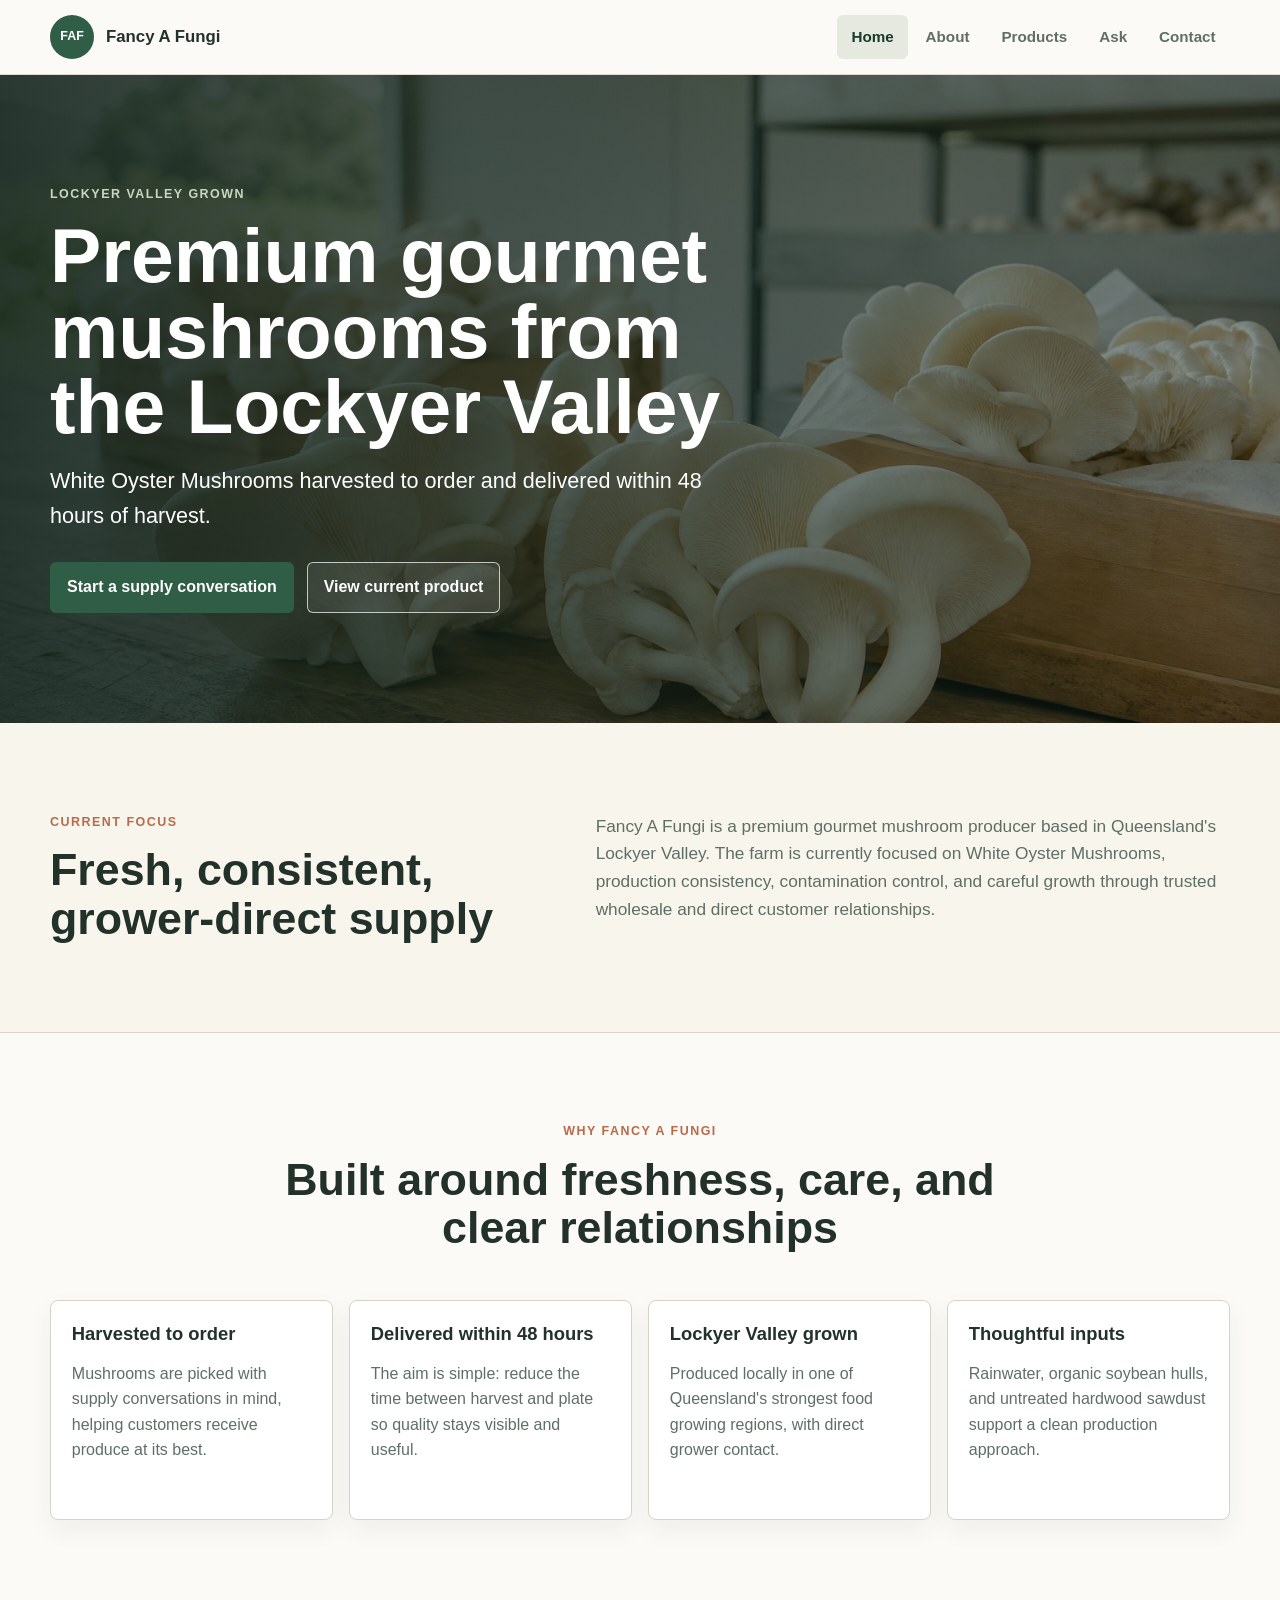
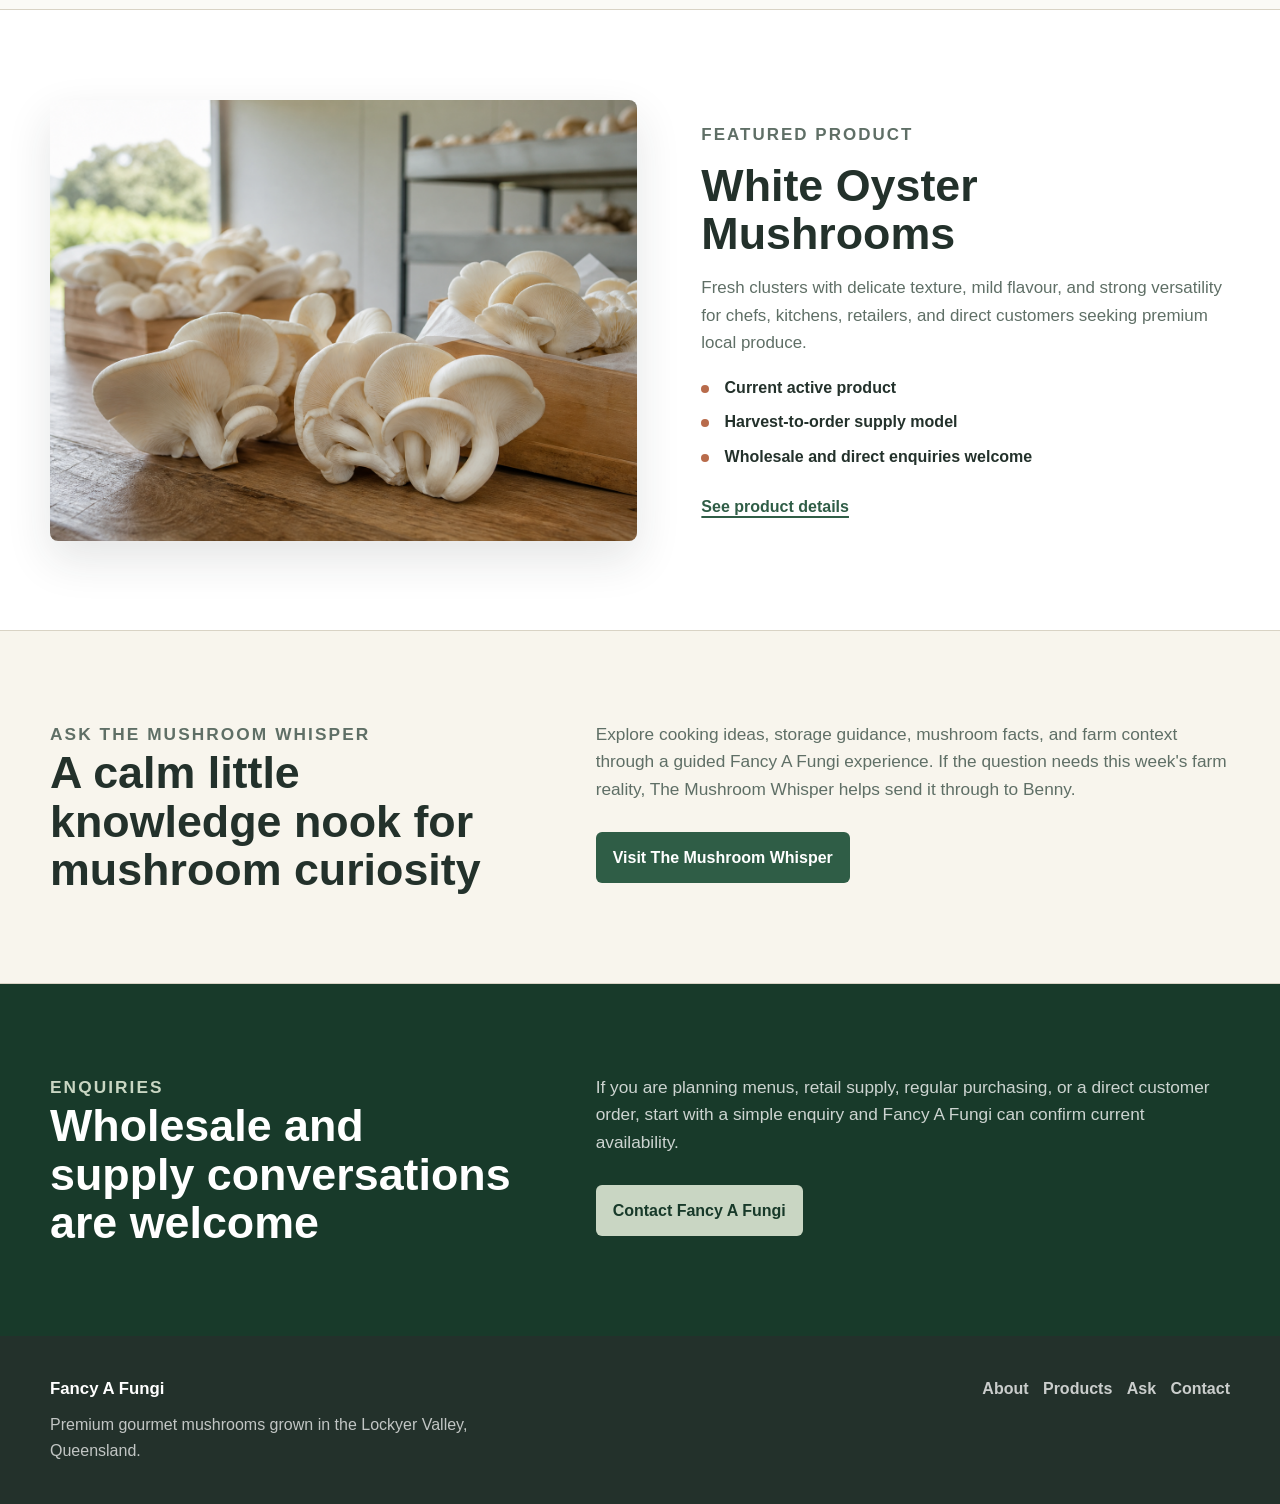
<file: index.html>
<!doctype html>
<html lang="en">
  <head>
    <meta charset="utf-8">
    <meta name="viewport" content="width=device-width, initial-scale=1">
    <title>Fancy A Fungi | Premium Gourmet Mushrooms from the Lockyer Valley</title>
    <meta name="description" content="Fancy A Fungi grows premium White Oyster Mushrooms in the Lockyer Valley, harvested to order and delivered within 48 hours of harvest.">
    <link rel="stylesheet" href="assets/css/styles.css">
  </head>
  <body>
    <a class="skip-link" href="#main">Skip to content</a>
    <header class="site-header">
      <nav class="nav" aria-label="Primary navigation">
        <a class="brand" href="index.html" aria-label="Fancy A Fungi home">
          <span class="brand-mark" aria-hidden="true">FAF</span>
          <span class="brand-name">Fancy A Fungi</span>
        </a>
        <button class="nav-toggle" type="button" aria-expanded="false" aria-controls="nav-menu" data-nav-toggle>
          <span class="nav-toggle-line"></span>
          <span class="sr-only">Menu</span>
        </button>
        <div class="nav-menu" id="nav-menu" data-nav-menu>
          <a class="nav-link is-active" href="index.html" aria-current="page">Home</a>
          <a class="nav-link" href="about.html">About</a>
          <a class="nav-link" href="products.html">Products</a>
          <a class="nav-link" href="ask-the-mushroom-whisper.html">Ask</a>
          <a class="nav-link" href="contact.html">Contact</a>
        </div>
      </nav>
    </header>

    <main id="main">
      <section class="hero hero-home" aria-label="Fancy A Fungi introduction">
        <img class="hero-image" src="assets/images/white-oyster-hero.png" alt="Fresh white oyster mushrooms on a packing bench">
        <div class="hero-shade"></div>
        <div class="hero-content">
          <p class="eyebrow">Lockyer Valley grown</p>
          <h1>Premium gourmet mushrooms from the Lockyer Valley</h1>
          <p class="hero-lead">White Oyster Mushrooms harvested to order and delivered within 48 hours of harvest.</p>
          <div class="hero-actions" aria-label="Primary actions">
            <a class="button button-primary" href="contact.html">Start a supply conversation</a>
            <a class="button button-secondary" href="products.html">View current product</a>
          </div>
        </div>
      </section>

      <section class="section intro-band">
        <div class="container intro-grid">
          <div>
            <p class="eyebrow">Current focus</p>
            <h2>Fresh, consistent, grower-direct supply</h2>
          </div>
          <p>Fancy A Fungi is a premium gourmet mushroom producer based in Queensland's Lockyer Valley. The farm is currently focused on White Oyster Mushrooms, production consistency, contamination control, and careful growth through trusted wholesale and direct customer relationships.</p>
        </div>
      </section>

      <section class="section">
        <div class="container">
          <div class="section-heading">
            <p class="eyebrow">Why Fancy A Fungi</p>
            <h2>Built around freshness, care, and clear relationships</h2>
          </div>
          <div class="feature-grid">
            <article class="feature-card">
              <h3>Harvested to order</h3>
              <p>Mushrooms are picked with supply conversations in mind, helping customers receive produce at its best.</p>
            </article>
            <article class="feature-card">
              <h3>Delivered within 48 hours</h3>
              <p>The aim is simple: reduce the time between harvest and plate so quality stays visible and useful.</p>
            </article>
            <article class="feature-card">
              <h3>Lockyer Valley grown</h3>
              <p>Produced locally in one of Queensland's strongest food growing regions, with direct grower contact.</p>
            </article>
            <article class="feature-card">
              <h3>Thoughtful inputs</h3>
              <p>Rainwater, organic soybean hulls, and untreated hardwood sawdust support a clean production approach.</p>
            </article>
          </div>
        </div>
      </section>

      <section class="section product-feature">
        <div class="container product-feature-grid">
          <div class="product-image-wrap">
            <img src="assets/images/white-oyster-hero.png" alt="Close view of white oyster mushrooms">
          </div>
          <div class="product-copy">
            <p class="eyebrow">Featured product</p>
            <h2>White Oyster Mushrooms</h2>
            <p>Fresh clusters with delicate texture, mild flavour, and strong versatility for chefs, kitchens, retailers, and direct customers seeking premium local produce.</p>
            <ul class="clean-list">
              <li>Current active product</li>
              <li>Harvest-to-order supply model</li>
              <li>Wholesale and direct enquiries welcome</li>
            </ul>
            <a class="text-link" href="products.html">See product details</a>
          </div>
        </div>
      </section>

      <section class="section whisper-teaser">
        <div class="container cta-grid">
          <div>
            <p class="eyebrow">Ask The Mushroom Whisper</p>
            <h2>A calm little knowledge nook for mushroom curiosity</h2>
          </div>
          <div>
            <p>Explore cooking ideas, storage guidance, mushroom facts, and farm context through a guided Fancy A Fungi experience. If the question needs this week's farm reality, The Mushroom Whisper helps send it through to Benny.</p>
            <a class="button button-primary" href="ask-the-mushroom-whisper.html">Visit The Mushroom Whisper</a>
          </div>
        </div>
      </section>

      <section class="section cta-band">
        <div class="container cta-grid">
          <div>
            <p class="eyebrow">Enquiries</p>
            <h2>Wholesale and supply conversations are welcome</h2>
          </div>
          <div>
            <p>If you are planning menus, retail supply, regular purchasing, or a direct customer order, start with a simple enquiry and Fancy A Fungi can confirm current availability.</p>
            <a class="button button-primary" href="contact.html">Contact Fancy A Fungi</a>
          </div>
        </div>
      </section>
    </main>

    <footer class="site-footer">
      <div class="container footer-grid">
        <div>
          <a class="footer-brand" href="index.html">Fancy A Fungi</a>
          <p>Premium gourmet mushrooms grown in the Lockyer Valley, Queensland.</p>
        </div>
        <div class="footer-links" aria-label="Footer navigation">
          <a href="about.html">About</a>
          <a href="products.html">Products</a>
          <a href="ask-the-mushroom-whisper.html">Ask</a>
          <a href="contact.html">Contact</a>
        </div>
      </div>
    </footer>
    <script src="assets/js/site.js"></script>
  </body>
</html>
</file>
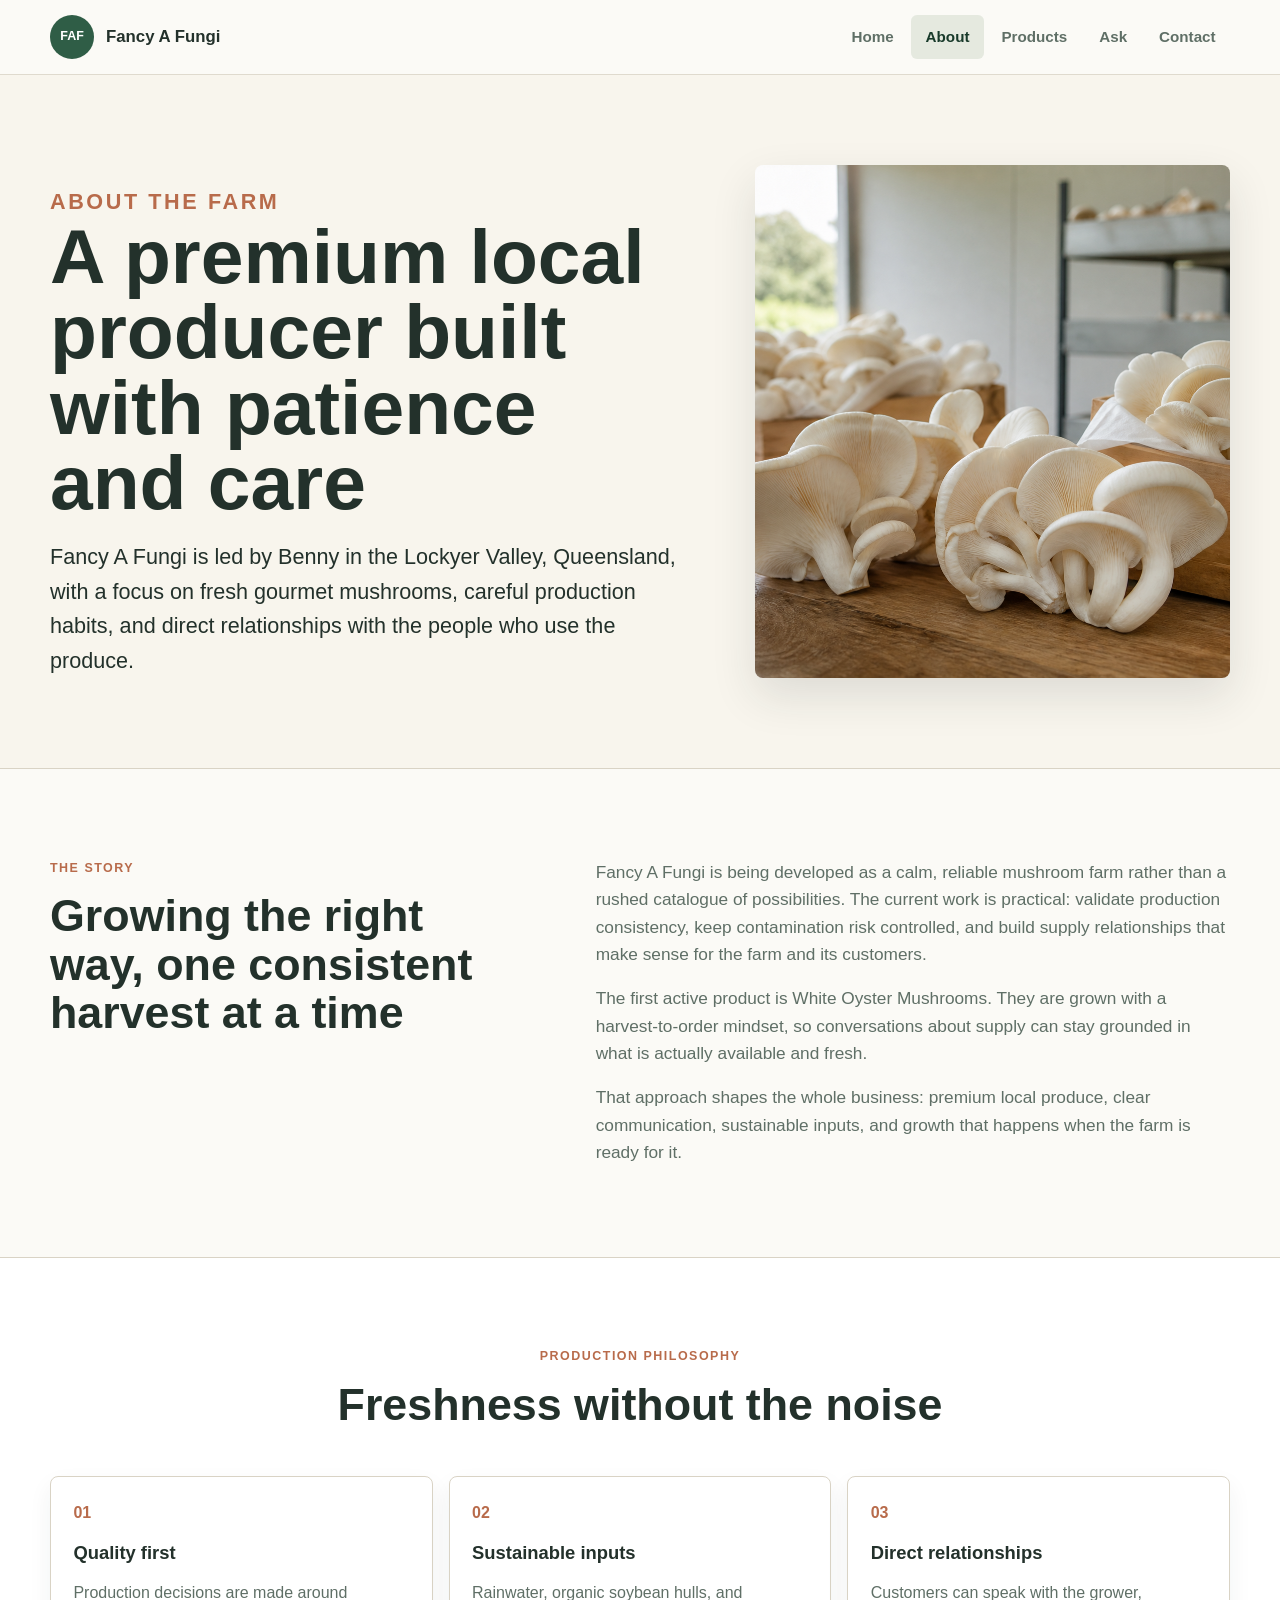
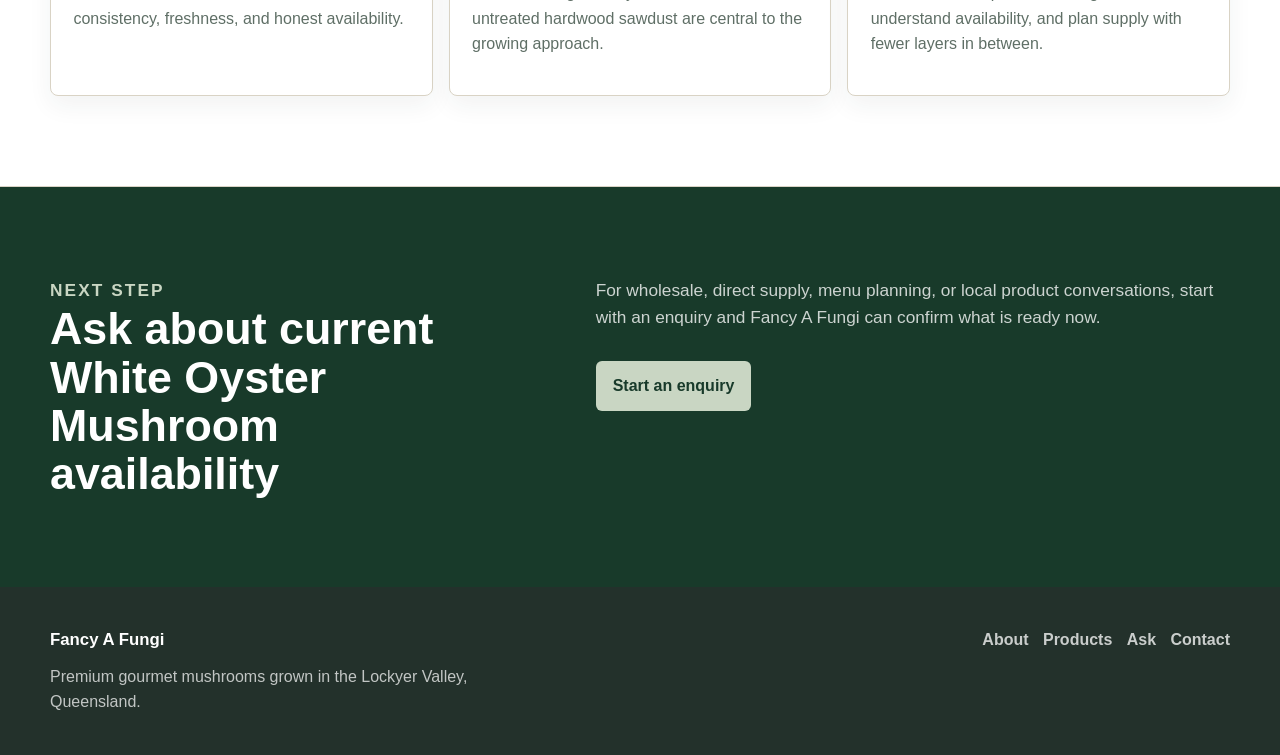
<file: about.html>
<!doctype html>
<html lang="en">
  <head>
    <meta charset="utf-8">
    <meta name="viewport" content="width=device-width, initial-scale=1">
    <title>About Fancy A Fungi | Lockyer Valley Gourmet Mushrooms</title>
    <meta name="description" content="Learn about Fancy A Fungi, Benny's premium gourmet mushroom farm in the Lockyer Valley focused on freshness, consistency, and thoughtful production.">
    <link rel="stylesheet" href="assets/css/styles.css">
  </head>
  <body>
    <a class="skip-link" href="#main">Skip to content</a>
    <header class="site-header">
      <nav class="nav" aria-label="Primary navigation">
        <a class="brand" href="index.html" aria-label="Fancy A Fungi home">
          <span class="brand-mark" aria-hidden="true">FAF</span>
          <span class="brand-name">Fancy A Fungi</span>
        </a>
        <button class="nav-toggle" type="button" aria-expanded="false" aria-controls="nav-menu" data-nav-toggle>
          <span class="nav-toggle-line"></span>
          <span class="sr-only">Menu</span>
        </button>
        <div class="nav-menu" id="nav-menu" data-nav-menu>
          <a class="nav-link" href="index.html">Home</a>
          <a class="nav-link is-active" href="about.html" aria-current="page">About</a>
          <a class="nav-link" href="products.html">Products</a>
          <a class="nav-link" href="ask-the-mushroom-whisper.html">Ask</a>
          <a class="nav-link" href="contact.html">Contact</a>
        </div>
      </nav>
    </header>

    <main id="main">
      <section class="page-hero">
        <div class="container page-hero-grid">
          <div>
            <p class="eyebrow">About the farm</p>
            <h1>A premium local producer built with patience and care</h1>
            <p>Fancy A Fungi is led by Benny in the Lockyer Valley, Queensland, with a focus on fresh gourmet mushrooms, careful production habits, and direct relationships with the people who use the produce.</p>
          </div>
          <img src="assets/images/white-oyster-hero.png" alt="White oyster mushrooms ready for packing">
        </div>
      </section>

      <section class="section">
        <div class="container story-grid">
          <div class="section-heading align-left">
            <p class="eyebrow">The story</p>
            <h2>Growing the right way, one consistent harvest at a time</h2>
          </div>
          <div class="rich-text">
            <p>Fancy A Fungi is being developed as a calm, reliable mushroom farm rather than a rushed catalogue of possibilities. The current work is practical: validate production consistency, keep contamination risk controlled, and build supply relationships that make sense for the farm and its customers.</p>
            <p>The first active product is White Oyster Mushrooms. They are grown with a harvest-to-order mindset, so conversations about supply can stay grounded in what is actually available and fresh.</p>
            <p>That approach shapes the whole business: premium local produce, clear communication, sustainable inputs, and growth that happens when the farm is ready for it.</p>
          </div>
        </div>
      </section>

      <section class="section values-band">
        <div class="container">
          <div class="section-heading">
            <p class="eyebrow">Production philosophy</p>
            <h2>Freshness without the noise</h2>
          </div>
          <div class="values-grid">
            <article>
              <span class="value-number">01</span>
              <h3>Quality first</h3>
              <p>Production decisions are made around consistency, freshness, and honest availability.</p>
            </article>
            <article>
              <span class="value-number">02</span>
              <h3>Sustainable inputs</h3>
              <p>Rainwater, organic soybean hulls, and untreated hardwood sawdust are central to the growing approach.</p>
            </article>
            <article>
              <span class="value-number">03</span>
              <h3>Direct relationships</h3>
              <p>Customers can speak with the grower, understand availability, and plan supply with fewer layers in between.</p>
            </article>
          </div>
        </div>
      </section>

      <section class="section cta-band">
        <div class="container cta-grid">
          <div>
            <p class="eyebrow">Next step</p>
            <h2>Ask about current White Oyster Mushroom availability</h2>
          </div>
          <div>
            <p>For wholesale, direct supply, menu planning, or local product conversations, start with an enquiry and Fancy A Fungi can confirm what is ready now.</p>
            <a class="button button-primary" href="contact.html">Start an enquiry</a>
          </div>
        </div>
      </section>
    </main>

    <footer class="site-footer">
      <div class="container footer-grid">
        <div>
          <a class="footer-brand" href="index.html">Fancy A Fungi</a>
          <p>Premium gourmet mushrooms grown in the Lockyer Valley, Queensland.</p>
        </div>
        <div class="footer-links" aria-label="Footer navigation">
          <a href="about.html">About</a>
          <a href="products.html">Products</a>
          <a href="ask-the-mushroom-whisper.html">Ask</a>
          <a href="contact.html">Contact</a>
        </div>
      </div>
    </footer>
    <script src="assets/js/site.js"></script>
  </body>
</html>
</file>
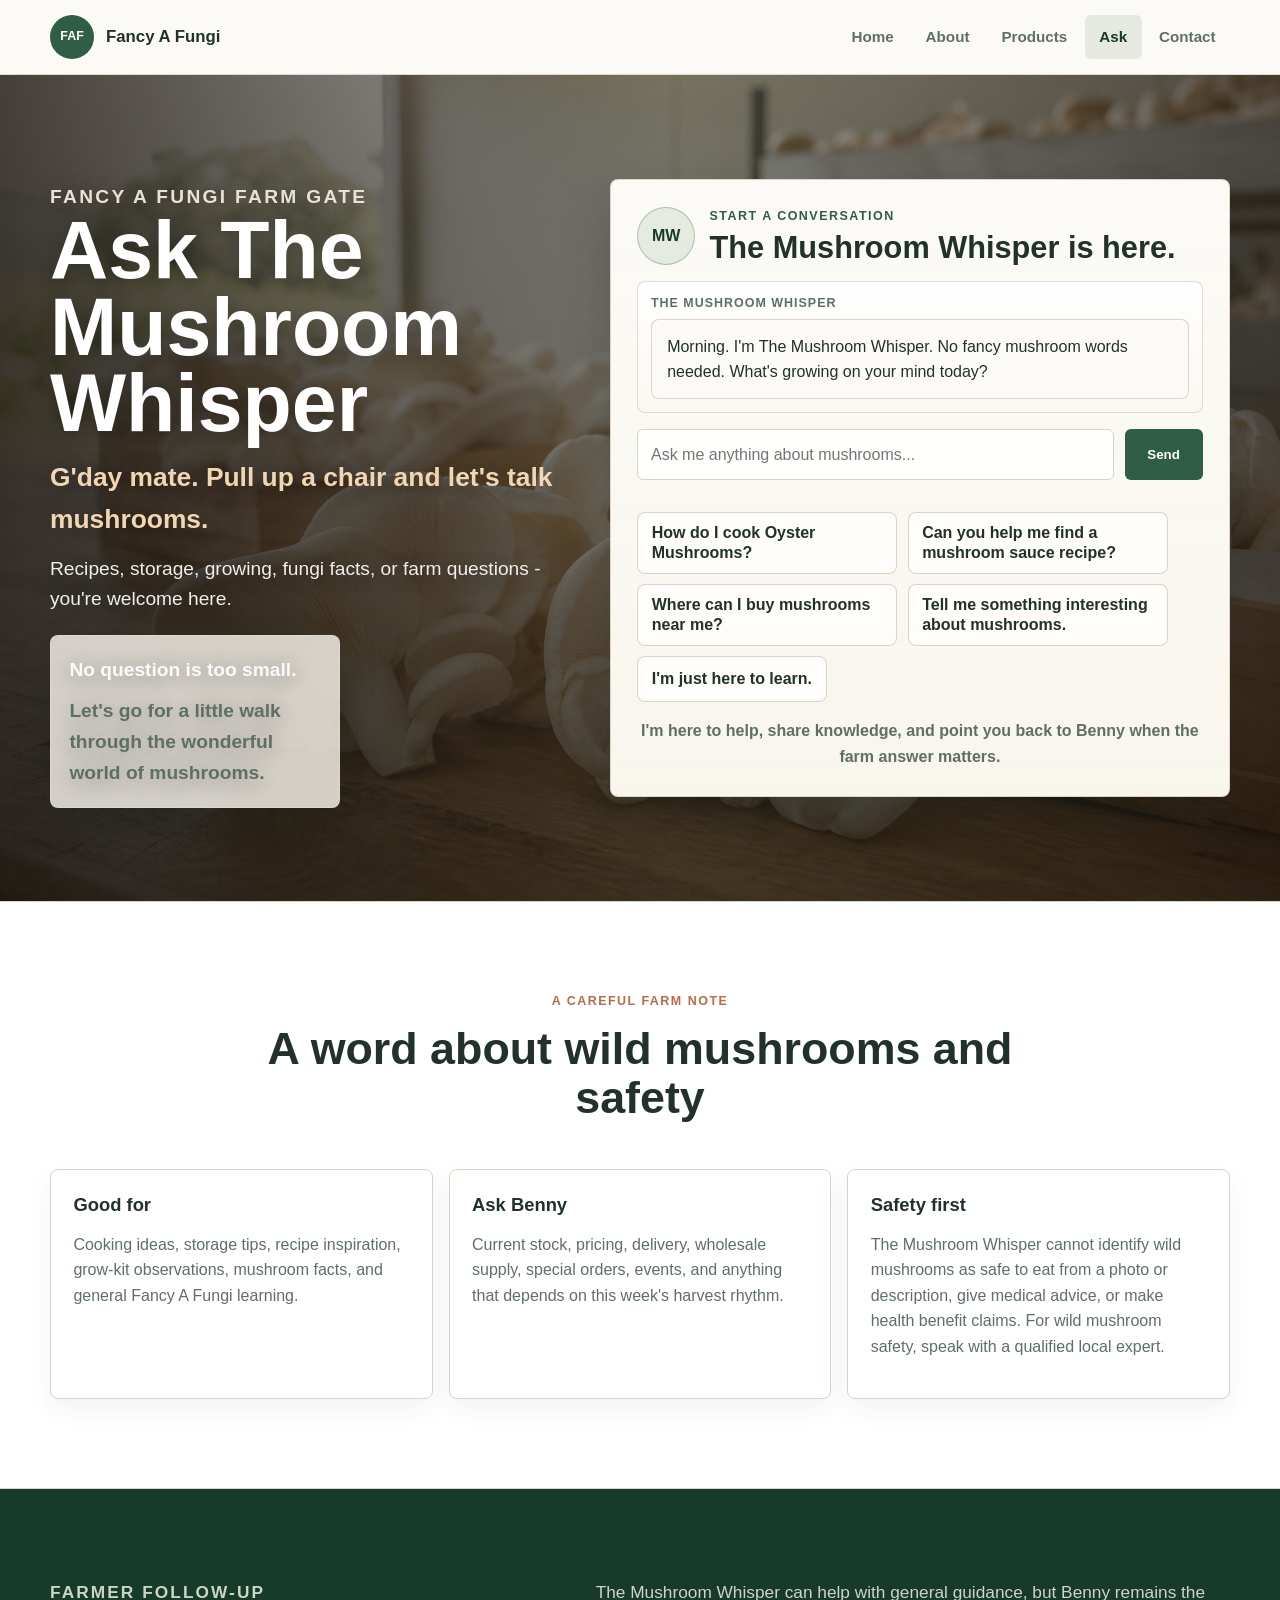
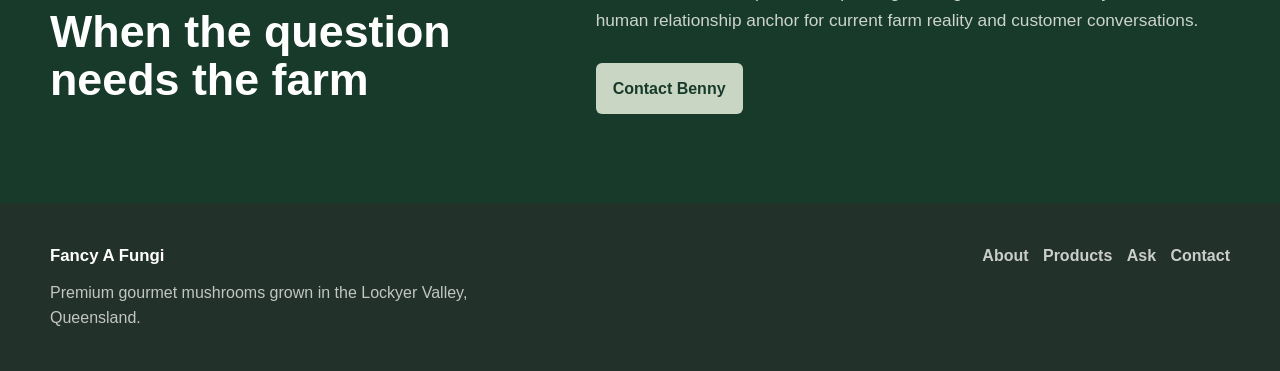
<file: ask-the-mushroom-whisper.html>
<!doctype html>
<html lang="en">
  <head>
    <meta charset="utf-8">
    <meta name="viewport" content="width=device-width, initial-scale=1">
    <title>Ask The Mushroom Whisper | Fancy A Fungi</title>
    <meta name="description" content="Ask The Mushroom Whisper is a warm Fancy A Fungi farm-gate conversation space for mushroom curiosity, cooking, growing basics, and safe handoffs to Benny.">
    <link rel="stylesheet" href="assets/css/styles.css">
  </head>
  <body>
    <a class="skip-link" href="#main">Skip to content</a>
    <header class="site-header">
      <nav class="nav" aria-label="Primary navigation">
        <a class="brand" href="index.html" aria-label="Fancy A Fungi home">
          <span class="brand-mark" aria-hidden="true">FAF</span>
          <span class="brand-name">Fancy A Fungi</span>
        </a>
        <button class="nav-toggle" type="button" aria-expanded="false" aria-controls="nav-menu" data-nav-toggle>
          <span class="nav-toggle-line"></span>
          <span class="sr-only">Menu</span>
        </button>
        <div class="nav-menu" id="nav-menu" data-nav-menu>
          <a class="nav-link" href="index.html">Home</a>
          <a class="nav-link" href="about.html">About</a>
          <a class="nav-link" href="products.html">Products</a>
          <a class="nav-link is-active" href="ask-the-mushroom-whisper.html" aria-current="page">Ask</a>
          <a class="nav-link" href="contact.html">Contact</a>
        </div>
      </nav>
    </header>

    <main id="main">
      <section class="ask-arrival ask-arrival-v11" aria-labelledby="whisper-title">
        <img class="arrival-backdrop" src="assets/images/white-oyster-hero.png" alt="Fresh white oyster mushrooms on a wooden harvest table">
        <div class="arrival-shade" aria-hidden="true"></div>

        <div class="container ask-gate">
          <div class="porch-copy">
            <p class="eyebrow">Fancy A Fungi farm gate</p>
            <h1 id="whisper-title">Ask The Mushroom Whisper</h1>
            <p class="porch-greeting">G'day mate. Pull up a chair and let's talk mushrooms.</p>
            <p>Recipes, storage, growing, fungi facts, or farm questions - you're welcome here.</p>
            <aside class="porch-note" aria-label="A farm-gate note">
              <p>No question is too small.</p>
              <p>Let's go for a little walk through the wonderful world of mushrooms.</p>
            </aside>
          </div>
          <article class="conversation-card" aria-label="Conversation with The Mushroom Whisper">
            <div class="conversation-heading">
              <span class="guide-mark" aria-hidden="true">MW</span>
              <div>
                <p class="eyebrow">Start a conversation</p>
                <h2>The Mushroom Whisper is here.</h2>
              </div>
            </div>

            <div class="conversation-log" data-whisper-log aria-live="polite" aria-label="Mushroom Whisper conversation">
              <div class="chat-row is-whisper">
                <div class="chat-speaker">The Mushroom Whisper</div>
                <div class="chat-bubble">
                  <p>Morning. I'm The Mushroom Whisper. No fancy mushroom words needed. What's growing on your mind today?</p>
                </div>
              </div>
            </div>

            <form class="conversation-compose" data-whisper-note-form>
              <label class="sr-only" for="whisper-question">Ask The Mushroom Whisper</label>
              <input id="whisper-question" name="question" type="text" placeholder="Ask me anything about mushrooms..." autocomplete="off" data-whisper-note required>
              <button class="button button-primary" type="submit">Send</button>
            </form>
            <p class="form-note" data-whisper-note-status></p>

            <div class="conversation-starters" aria-label="Conversation starters">
              <button class="conversation-starter" type="button" data-whisper-topic="cook" aria-pressed="false">
                <span>How do I cook Oyster Mushrooms?</span>
              </button>
              <button class="conversation-starter" type="button" data-whisper-topic="sauce" aria-pressed="false">
                <span>Can you help me find a mushroom sauce recipe?</span>
              </button>
              <button class="conversation-starter" type="button" data-whisper-topic="buy" aria-pressed="false">
                <span>Where can I buy mushrooms near me?</span>
              </button>
              <button class="conversation-starter" type="button" data-whisper-topic="learn" aria-pressed="false">
                <span>Tell me something interesting about mushrooms.</span>
              </button>
              <button class="conversation-starter" type="button" data-whisper-topic="curious" aria-pressed="false">
                <span>I'm just here to learn.</span>
              </button>
            </div>

            <p class="conversation-promise">I'm here to help, share knowledge, and point you back to Benny when the farm answer matters.</p>
          </article>
        </div>
      </section>

      <section class="section values-band safety-band">
        <div class="container">
          <div class="section-heading">
            <p class="eyebrow">A careful farm note</p>
            <h2>A word about wild mushrooms and safety</h2>
          </div>
          <div class="boundary-grid">
            <article>
              <h3>Good for</h3>
              <p>Cooking ideas, storage tips, recipe inspiration, grow-kit observations, mushroom facts, and general Fancy A Fungi learning.</p>
            </article>
            <article>
              <h3>Ask Benny</h3>
              <p>Current stock, pricing, delivery, wholesale supply, special orders, events, and anything that depends on this week's harvest rhythm.</p>
            </article>
            <article>
              <h3>Safety first</h3>
              <p>The Mushroom Whisper cannot identify wild mushrooms as safe to eat from a photo or description, give medical advice, or make health benefit claims. For wild mushroom safety, speak with a qualified local expert.</p>
            </article>
          </div>
        </div>
      </section>

      <section class="section cta-band">
        <div class="container cta-grid">
          <div>
            <p class="eyebrow">Farmer follow-up</p>
            <h2>When the question needs the farm</h2>
          </div>
          <div>
            <p>The Mushroom Whisper can help with general guidance, but Benny remains the human relationship anchor for current farm reality and customer conversations.</p>
            <a class="button button-primary" href="contact.html">Contact Benny</a>
          </div>
        </div>
      </section>
    </main>

    <footer class="site-footer">
      <div class="container footer-grid">
        <div>
          <a class="footer-brand" href="index.html">Fancy A Fungi</a>
          <p>Premium gourmet mushrooms grown in the Lockyer Valley, Queensland.</p>
        </div>
        <div class="footer-links" aria-label="Footer navigation">
          <a href="about.html">About</a>
          <a href="products.html">Products</a>
          <a href="ask-the-mushroom-whisper.html">Ask</a>
          <a href="contact.html">Contact</a>
        </div>
      </div>
    </footer>
    <script src="assets/js/site.js"></script>
  </body>
</html>
</file>
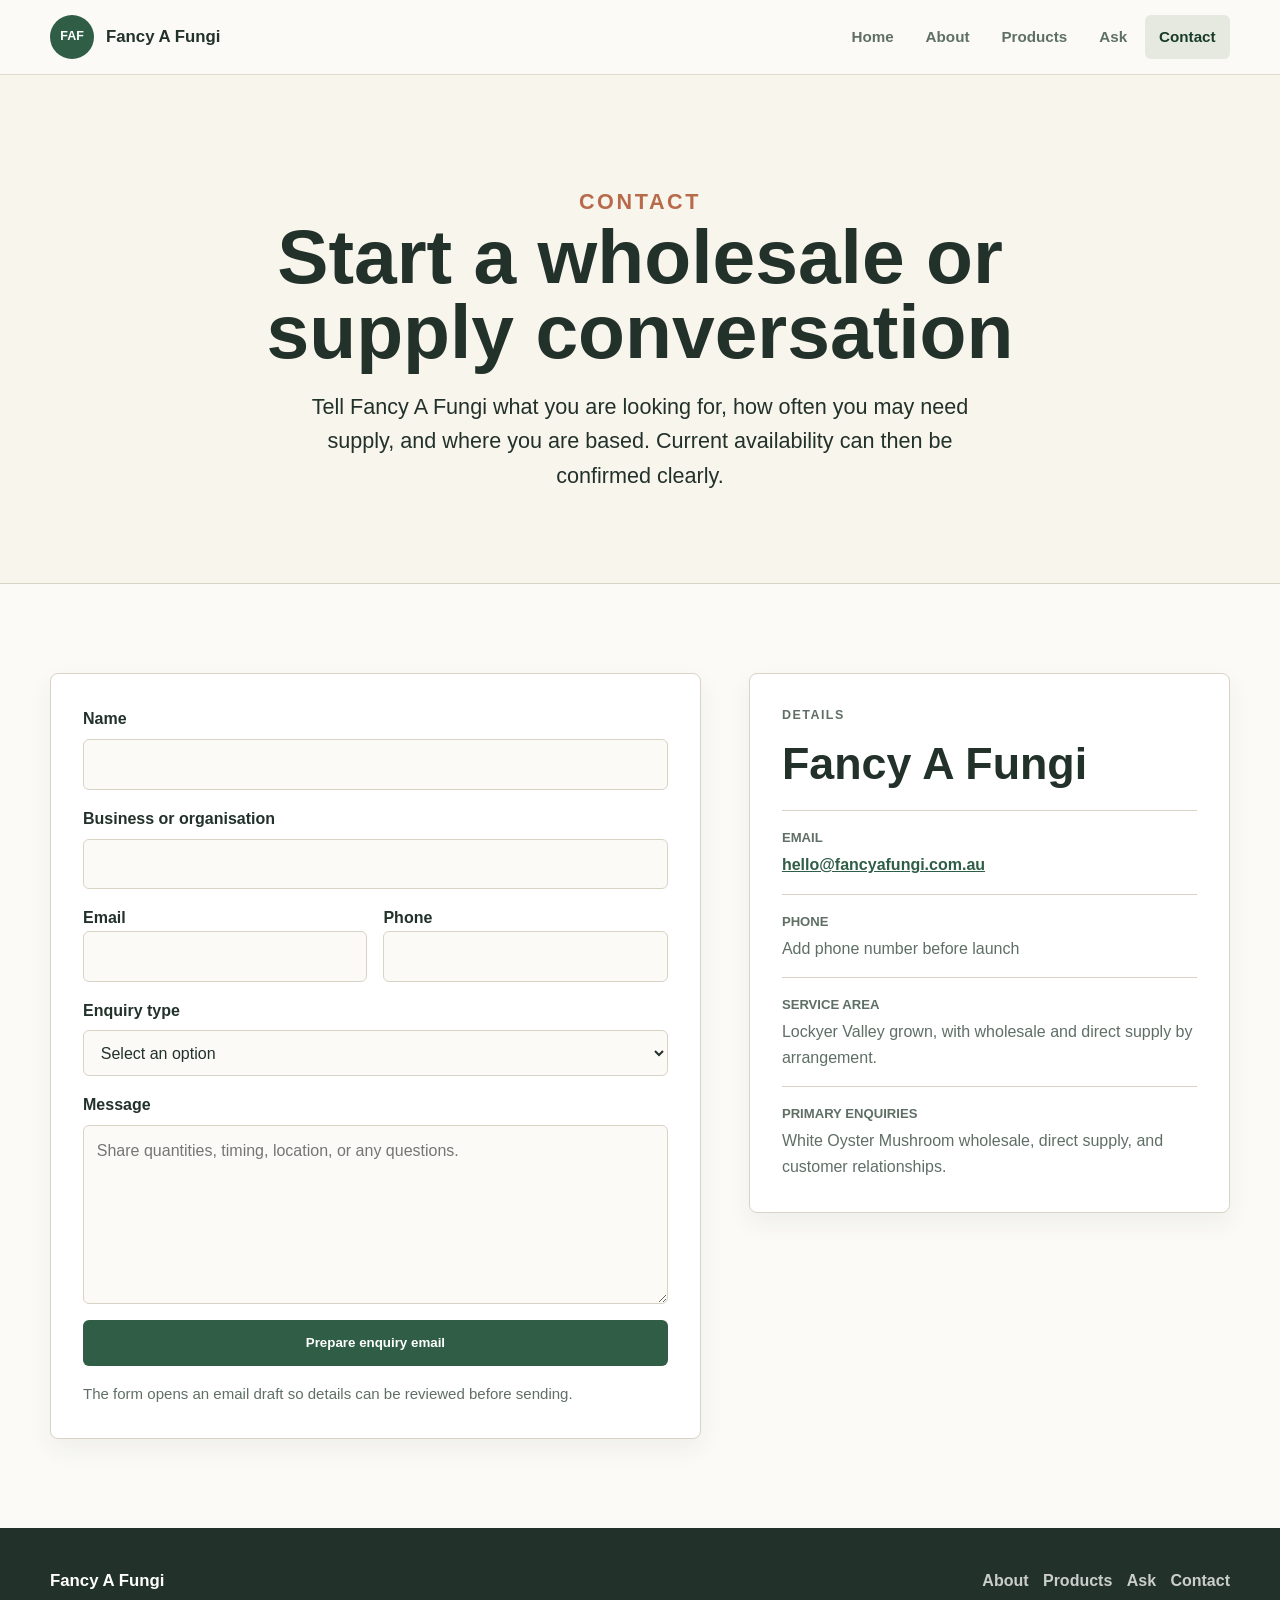
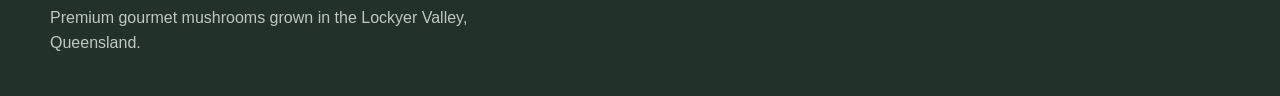
<file: contact.html>
<!doctype html>
<html lang="en">
  <head>
    <meta charset="utf-8">
    <meta name="viewport" content="width=device-width, initial-scale=1">
    <title>Contact Fancy A Fungi | Wholesale and Supply Enquiries</title>
    <meta name="description" content="Contact Fancy A Fungi for White Oyster Mushroom wholesale, direct supply, and customer enquiries in the Lockyer Valley region.">
    <link rel="stylesheet" href="assets/css/styles.css">
  </head>
  <body>
    <a class="skip-link" href="#main">Skip to content</a>
    <header class="site-header">
      <nav class="nav" aria-label="Primary navigation">
        <a class="brand" href="index.html" aria-label="Fancy A Fungi home">
          <span class="brand-mark" aria-hidden="true">FAF</span>
          <span class="brand-name">Fancy A Fungi</span>
        </a>
        <button class="nav-toggle" type="button" aria-expanded="false" aria-controls="nav-menu" data-nav-toggle>
          <span class="nav-toggle-line"></span>
          <span class="sr-only">Menu</span>
        </button>
        <div class="nav-menu" id="nav-menu" data-nav-menu>
          <a class="nav-link" href="index.html">Home</a>
          <a class="nav-link" href="about.html">About</a>
          <a class="nav-link" href="products.html">Products</a>
          <a class="nav-link" href="ask-the-mushroom-whisper.html">Ask</a>
          <a class="nav-link is-active" href="contact.html" aria-current="page">Contact</a>
        </div>
      </nav>
    </header>

    <main id="main">
      <section class="page-hero simple-page-hero">
        <div class="container narrow">
          <p class="eyebrow">Contact</p>
          <h1>Start a wholesale or supply conversation</h1>
          <p>Tell Fancy A Fungi what you are looking for, how often you may need supply, and where you are based. Current availability can then be confirmed clearly.</p>
        </div>
      </section>

      <section class="section">
        <div class="container contact-grid">
          <form class="contact-form" data-contact-form>
            <div class="form-row">
              <label for="name">Name</label>
              <input id="name" name="name" type="text" autocomplete="name" required>
            </div>
            <div class="form-row">
              <label for="business">Business or organisation</label>
              <input id="business" name="business" type="text" autocomplete="organization">
            </div>
            <div class="form-row two-columns">
              <div>
                <label for="email">Email</label>
                <input id="email" name="email" type="email" autocomplete="email" required>
              </div>
              <div>
                <label for="phone">Phone</label>
                <input id="phone" name="phone" type="tel" autocomplete="tel">
              </div>
            </div>
            <div class="form-row">
              <label for="interest">Enquiry type</label>
              <select id="interest" name="interest" required>
                <option value="">Select an option</option>
                <option value="Wholesale supply">Wholesale supply</option>
                <option value="Direct customer order">Direct customer order</option>
                <option value="Retail or venue supply">Retail or venue supply</option>
                <option value="General enquiry">General enquiry</option>
              </select>
            </div>
            <div class="form-row">
              <label for="message">Message</label>
              <textarea id="message" name="message" rows="6" placeholder="Share quantities, timing, location, or any questions." required></textarea>
            </div>
            <button class="button button-primary" type="submit">Prepare enquiry email</button>
            <p class="form-note" data-form-note>The form opens an email draft so details can be reviewed before sending.</p>
          </form>

          <aside class="contact-panel" aria-label="Contact details">
            <p class="eyebrow">Details</p>
            <h2>Fancy A Fungi</h2>
            <div class="contact-list">
              <div>
                <span>Email</span>
                <a href="mailto:hello@fancyafungi.com.au">hello@fancyafungi.com.au</a>
              </div>
              <div>
                <span>Phone</span>
                <p>Add phone number before launch</p>
              </div>
              <div>
                <span>Service area</span>
                <p>Lockyer Valley grown, with wholesale and direct supply by arrangement.</p>
              </div>
              <div>
                <span>Primary enquiries</span>
                <p>White Oyster Mushroom wholesale, direct supply, and customer relationships.</p>
              </div>
            </div>
          </aside>
        </div>
      </section>
    </main>

    <footer class="site-footer">
      <div class="container footer-grid">
        <div>
          <a class="footer-brand" href="index.html">Fancy A Fungi</a>
          <p>Premium gourmet mushrooms grown in the Lockyer Valley, Queensland.</p>
        </div>
        <div class="footer-links" aria-label="Footer navigation">
          <a href="about.html">About</a>
          <a href="products.html">Products</a>
          <a href="ask-the-mushroom-whisper.html">Ask</a>
          <a href="contact.html">Contact</a>
        </div>
      </div>
    </footer>
    <script src="assets/js/site.js"></script>
  </body>
</html>
</file>
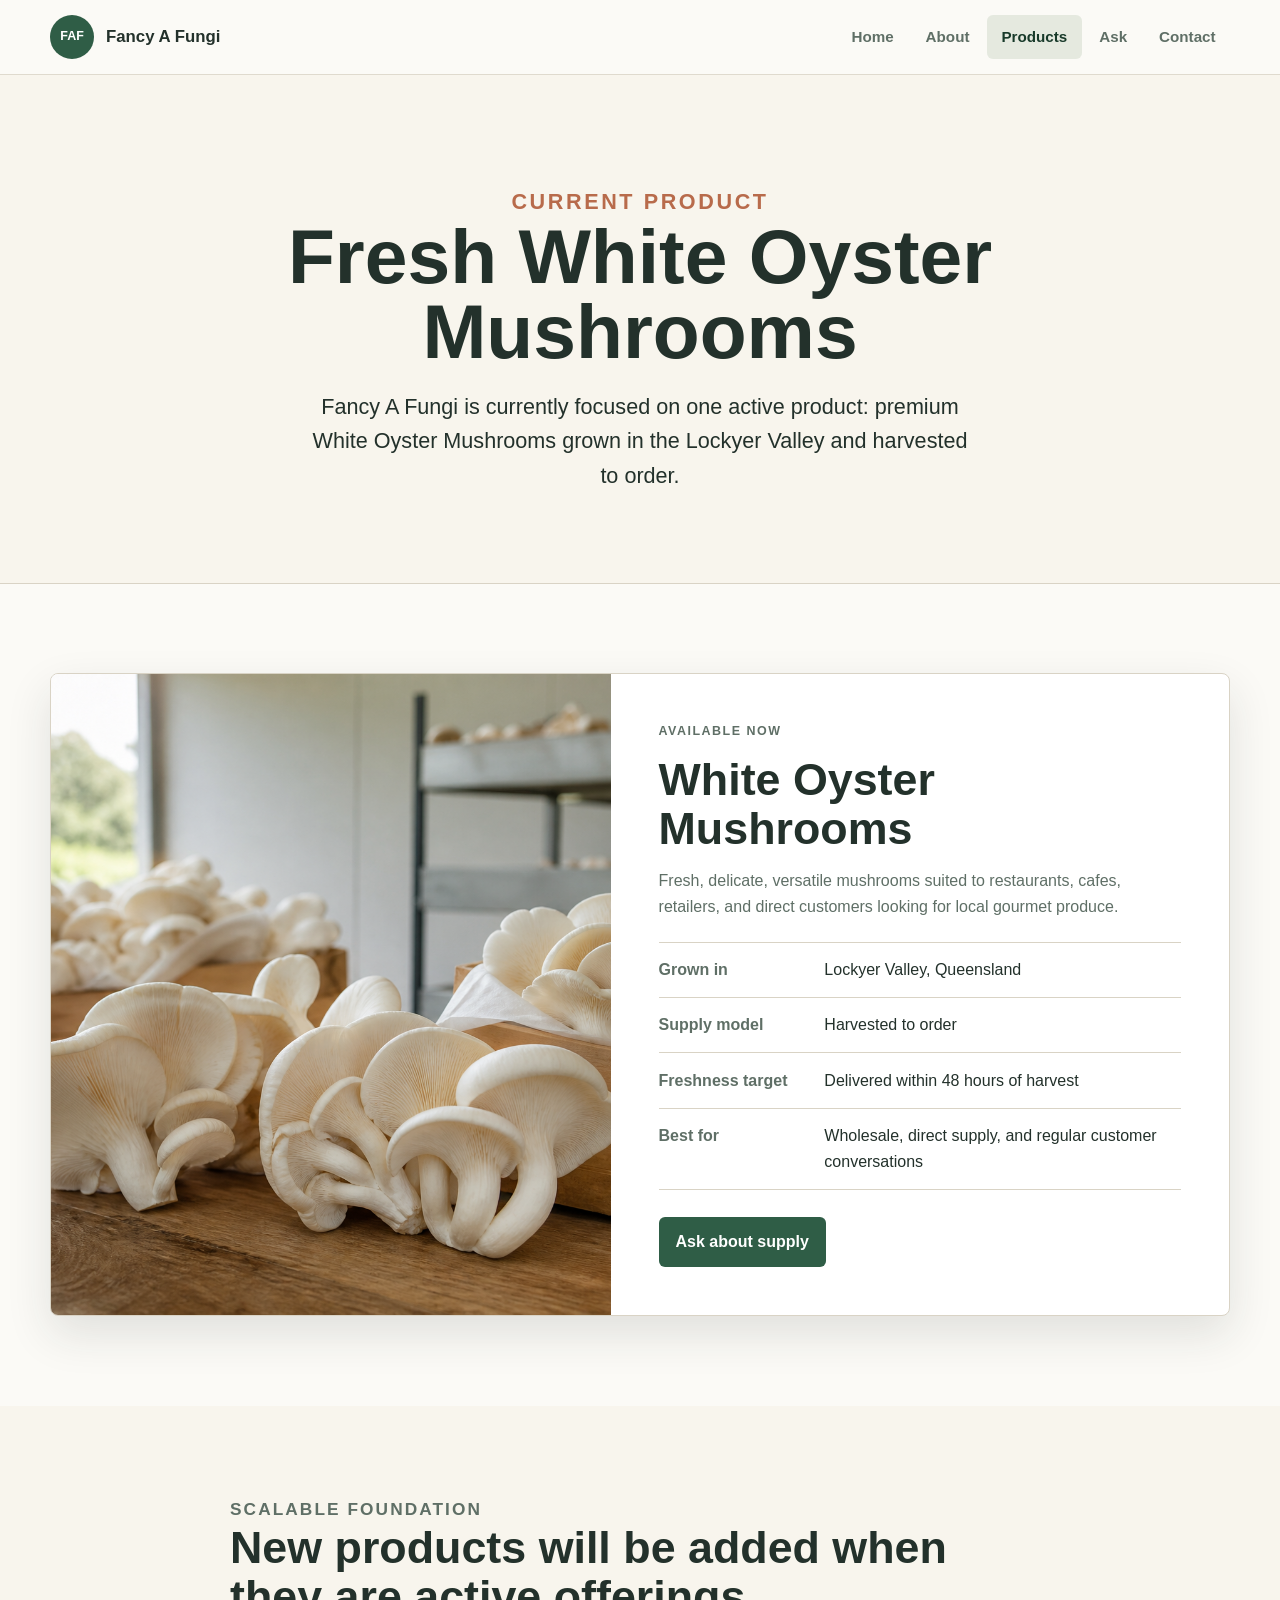
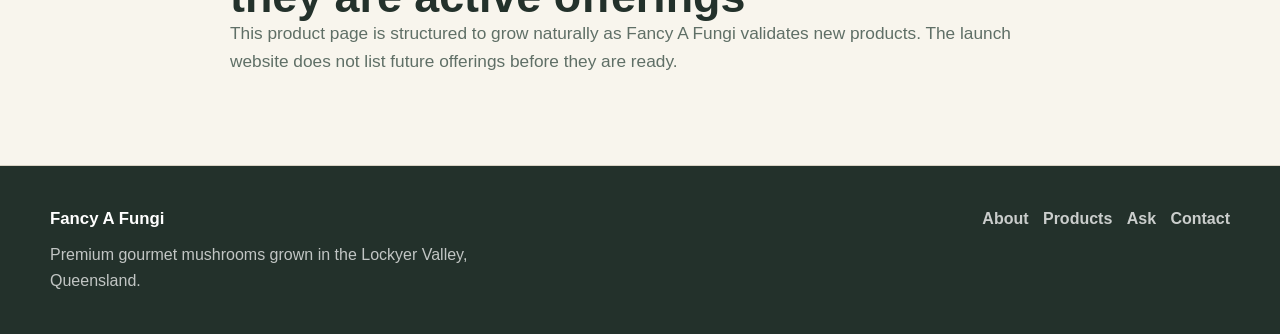
<file: products.html>
<!doctype html>
<html lang="en">
  <head>
    <meta charset="utf-8">
    <meta name="viewport" content="width=device-width, initial-scale=1">
    <title>Products | Fancy A Fungi White Oyster Mushrooms</title>
    <meta name="description" content="Fancy A Fungi currently offers fresh White Oyster Mushrooms grown in the Lockyer Valley and harvested to order.">
    <link rel="stylesheet" href="assets/css/styles.css">
  </head>
  <body>
    <a class="skip-link" href="#main">Skip to content</a>
    <header class="site-header">
      <nav class="nav" aria-label="Primary navigation">
        <a class="brand" href="index.html" aria-label="Fancy A Fungi home">
          <span class="brand-mark" aria-hidden="true">FAF</span>
          <span class="brand-name">Fancy A Fungi</span>
        </a>
        <button class="nav-toggle" type="button" aria-expanded="false" aria-controls="nav-menu" data-nav-toggle>
          <span class="nav-toggle-line"></span>
          <span class="sr-only">Menu</span>
        </button>
        <div class="nav-menu" id="nav-menu" data-nav-menu>
          <a class="nav-link" href="index.html">Home</a>
          <a class="nav-link" href="about.html">About</a>
          <a class="nav-link is-active" href="products.html" aria-current="page">Products</a>
          <a class="nav-link" href="ask-the-mushroom-whisper.html">Ask</a>
          <a class="nav-link" href="contact.html">Contact</a>
        </div>
      </nav>
    </header>

    <main id="main">
      <section class="page-hero simple-page-hero">
        <div class="container narrow">
          <p class="eyebrow">Current product</p>
          <h1>Fresh White Oyster Mushrooms</h1>
          <p>Fancy A Fungi is currently focused on one active product: premium White Oyster Mushrooms grown in the Lockyer Valley and harvested to order.</p>
        </div>
      </section>

      <section class="section">
        <div class="container product-detail-grid">
          <article class="product-detail-card">
            <img src="assets/images/white-oyster-hero.png" alt="Fresh white oyster mushrooms">
            <div class="product-detail-copy">
              <p class="eyebrow">Available now</p>
              <h2>White Oyster Mushrooms</h2>
              <p>Fresh, delicate, versatile mushrooms suited to restaurants, cafes, retailers, and direct customers looking for local gourmet produce.</p>
              <dl class="product-specs">
                <div>
                  <dt>Grown in</dt>
                  <dd>Lockyer Valley, Queensland</dd>
                </div>
                <div>
                  <dt>Supply model</dt>
                  <dd>Harvested to order</dd>
                </div>
                <div>
                  <dt>Freshness target</dt>
                  <dd>Delivered within 48 hours of harvest</dd>
                </div>
                <div>
                  <dt>Best for</dt>
                  <dd>Wholesale, direct supply, and regular customer conversations</dd>
                </div>
              </dl>
              <a class="button button-primary" href="contact.html">Ask about supply</a>
            </div>
          </article>
        </div>
      </section>

      <section class="section growth-note">
        <div class="container narrow">
          <p class="eyebrow">Scalable foundation</p>
          <h2>New products will be added when they are active offerings</h2>
          <p>This product page is structured to grow naturally as Fancy A Fungi validates new products. The launch website does not list future offerings before they are ready.</p>
        </div>
      </section>
    </main>

    <footer class="site-footer">
      <div class="container footer-grid">
        <div>
          <a class="footer-brand" href="index.html">Fancy A Fungi</a>
          <p>Premium gourmet mushrooms grown in the Lockyer Valley, Queensland.</p>
        </div>
        <div class="footer-links" aria-label="Footer navigation">
          <a href="about.html">About</a>
          <a href="products.html">Products</a>
          <a href="ask-the-mushroom-whisper.html">Ask</a>
          <a href="contact.html">Contact</a>
        </div>
      </div>
    </footer>
    <script src="assets/js/site.js"></script>
  </body>
</html>
</file>
<file: assets/css/styles.css>
:root {
  --ink: #23312b;
  --muted: #5f6f66;
  --paper: #f8f5ed;
  --paper-soft: #fbfaf6;
  --white: #ffffff;
  --mushroom: #e9e2d4;
  --leaf: #2f5d46;
  --leaf-deep: #183a2a;
  --sage: #c9d6c3;
  --clay: #b86b4b;
  --line: #d9d3c5;
  --shadow: 0 18px 45px rgba(31, 45, 38, 0.12);
  --radius: 8px;
  --max-width: 1180px;
}

* {
  box-sizing: border-box;
}

html {
  scroll-behavior: smooth;
}

body {
  margin: 0;
  color: var(--ink);
  background: var(--paper-soft);
  font-family: "Segoe UI", Arial, sans-serif;
  line-height: 1.6;
}

img {
  display: block;
  max-width: 100%;
}

a {
  color: inherit;
}

.skip-link {
  position: absolute;
  left: 1rem;
  top: 0.75rem;
  z-index: 30;
  transform: translateY(-150%);
  background: var(--leaf-deep);
  color: var(--white);
  padding: 0.65rem 0.85rem;
  border-radius: 6px;
}

.skip-link:focus {
  transform: translateY(0);
}

.sr-only {
  position: absolute;
  width: 1px;
  height: 1px;
  padding: 0;
  margin: -1px;
  overflow: hidden;
  clip: rect(0, 0, 0, 0);
  white-space: nowrap;
  border: 0;
}

.container {
  width: min(100% - 2rem, var(--max-width));
  margin-inline: auto;
}

.container.narrow {
  width: min(100% - 2rem, 820px);
}

.site-header {
  position: sticky;
  top: 0;
  z-index: 20;
  background: rgba(251, 250, 246, 0.94);
  border-bottom: 1px solid rgba(217, 211, 197, 0.82);
  backdrop-filter: blur(14px);
}

.nav {
  width: min(100% - 2rem, var(--max-width));
  min-height: 74px;
  margin-inline: auto;
  display: flex;
  align-items: center;
  justify-content: space-between;
  gap: 1.5rem;
}

.brand,
.footer-brand {
  text-decoration: none;
}

.brand {
  display: inline-flex;
  align-items: center;
  gap: 0.75rem;
  min-width: 0;
}

.brand-mark {
  display: inline-grid;
  place-items: center;
  width: 44px;
  height: 44px;
  border-radius: 50%;
  background: var(--leaf);
  color: var(--white);
  font-size: 0.78rem;
  font-weight: 800;
}

.brand-name {
  font-size: 1.05rem;
  font-weight: 800;
}

.nav-menu {
  display: flex;
  align-items: center;
  gap: 0.2rem;
}

.nav-link {
  min-height: 44px;
  display: inline-flex;
  align-items: center;
  padding: 0.4rem 0.9rem;
  border-radius: 6px;
  color: var(--muted);
  font-size: 0.95rem;
  font-weight: 700;
  text-decoration: none;
}

.nav-link:hover,
.nav-link:focus,
.nav-link.is-active {
  color: var(--leaf-deep);
  background: rgba(201, 214, 195, 0.45);
}

.nav-toggle {
  display: none;
  width: 44px;
  height: 44px;
  border: 1px solid var(--line);
  border-radius: 6px;
  background: var(--white);
  color: var(--ink);
  cursor: pointer;
}

.nav-toggle-line,
.nav-toggle-line::before,
.nav-toggle-line::after {
  display: block;
  width: 18px;
  height: 2px;
  margin-inline: auto;
  background: currentColor;
  border-radius: 999px;
  content: "";
}

.nav-toggle-line {
  position: relative;
}

.nav-toggle-line::before,
.nav-toggle-line::after {
  position: absolute;
  left: 0;
}

.nav-toggle-line::before {
  top: -6px;
}

.nav-toggle-line::after {
  top: 6px;
}

.hero {
  position: relative;
  min-height: clamp(480px, 72vh, 680px);
  display: grid;
  align-items: center;
  overflow: hidden;
  color: var(--white);
  background: var(--leaf-deep);
}

.hero-image,
.hero-shade {
  position: absolute;
  inset: 0;
  width: 100%;
  height: 100%;
}

.hero-image {
  object-fit: cover;
}

.hero-shade {
  background:
    linear-gradient(90deg, rgba(17, 34, 25, 0.86) 0%, rgba(17, 34, 25, 0.62) 42%, rgba(17, 34, 25, 0.18) 100%),
    linear-gradient(0deg, rgba(17, 34, 25, 0.28), rgba(17, 34, 25, 0.28));
}

.hero-content {
  position: relative;
  width: min(100% - 2rem, var(--max-width));
  margin-inline: auto;
  padding: 4rem 0;
}

.hero-content h1,
.page-hero h1 {
  max-width: 760px;
  margin: 0;
  font-size: clamp(2.35rem, 6vw, 5rem);
  line-height: 0.98;
  letter-spacing: 0;
}

.hero-lead,
.page-hero p {
  max-width: 660px;
  margin: 1.25rem 0 0;
  font-size: clamp(1.08rem, 2vw, 1.35rem);
}

.eyebrow {
  margin: 0 0 0.8rem;
  color: var(--clay);
  font-size: 0.78rem;
  font-weight: 900;
  letter-spacing: 0.12em;
  text-transform: uppercase;
}

.hero .eyebrow {
  color: var(--sage);
}

.hero-actions,
.cta-grid .button {
  margin-top: 1.8rem;
}

.hero-actions {
  display: flex;
  flex-wrap: wrap;
  gap: 0.8rem;
}

.button {
  min-height: 46px;
  display: inline-flex;
  align-items: center;
  justify-content: center;
  border: 1px solid transparent;
  border-radius: 6px;
  padding: 0.72rem 1rem;
  font-weight: 800;
  text-decoration: none;
  cursor: pointer;
}

.button-primary {
  background: var(--leaf);
  color: var(--white);
}

.button-primary:hover,
.button-primary:focus {
  background: var(--leaf-deep);
}

.button-secondary {
  color: var(--white);
  border-color: rgba(255, 255, 255, 0.7);
  background: rgba(255, 255, 255, 0.08);
}

.button-secondary:hover,
.button-secondary:focus {
  background: rgba(255, 255, 255, 0.16);
}

.text-link {
  display: inline-flex;
  margin-top: 1rem;
  color: var(--leaf);
  font-weight: 850;
  text-decoration-thickness: 2px;
  text-underline-offset: 0.28em;
}

.section {
  padding: clamp(3.4rem, 7vw, 6rem) 0;
}

.intro-band,
.growth-note {
  background: var(--paper);
  border-bottom: 1px solid var(--line);
}

.intro-grid,
.cta-grid,
.story-grid {
  display: grid;
  grid-template-columns: minmax(0, 0.85fr) minmax(0, 1.15fr);
  gap: clamp(2rem, 6vw, 5rem);
  align-items: start;
}

.intro-grid p:last-child,
.cta-grid p,
.rich-text p,
.growth-note p {
  margin: 0;
  color: var(--muted);
  font-size: 1.08rem;
}

h2,
h3,
p {
  overflow-wrap: break-word;
}

h2 {
  margin: 0;
  font-size: clamp(1.9rem, 3.5vw, 3.2rem);
  line-height: 1.08;
  letter-spacing: 0;
}

h3 {
  margin: 0;
  font-size: 1.15rem;
  line-height: 1.25;
}

.section-heading {
  max-width: 760px;
  margin: 0 auto clamp(1.8rem, 4vw, 3rem);
  text-align: center;
}

.section-heading.align-left {
  margin-inline: 0;
  text-align: left;
}

.feature-grid {
  display: grid;
  grid-template-columns: repeat(4, minmax(0, 1fr));
  gap: 1rem;
}

.feature-card,
.values-grid article,
.contact-panel {
  border: 1px solid var(--line);
  border-radius: var(--radius);
  background: var(--white);
  box-shadow: 0 10px 24px rgba(35, 49, 43, 0.06);
}

.feature-card {
  min-height: 220px;
  padding: 1.3rem;
}

.feature-card p,
.values-grid p,
.product-copy p,
.product-detail-copy p,
.contact-panel p,
.form-note {
  color: var(--muted);
}

.product-feature {
  background: var(--white);
  border-block: 1px solid var(--line);
}

.whisper-teaser {
  background: var(--paper);
  border-bottom: 1px solid var(--line);
}

.product-feature-grid {
  display: grid;
  grid-template-columns: minmax(0, 1fr) minmax(0, 0.9fr);
  gap: clamp(2rem, 5vw, 4.5rem);
  align-items: center;
}

.product-image-wrap {
  aspect-ratio: 4 / 3;
  overflow: hidden;
  border-radius: var(--radius);
  box-shadow: var(--shadow);
}

.product-image-wrap img,
.product-detail-card > img,
.page-hero img {
  width: 100%;
  height: 100%;
  object-fit: cover;
}

.product-copy p {
  font-size: 1.06rem;
}

.clean-list {
  margin: 1.2rem 0 0;
  padding: 0;
  list-style: none;
}

.clean-list li {
  position: relative;
  padding-left: 1.45rem;
  margin: 0.55rem 0;
  color: var(--ink);
  font-weight: 700;
}

.clean-list li::before {
  position: absolute;
  left: 0;
  top: 0.62em;
  width: 8px;
  height: 8px;
  border-radius: 50%;
  background: var(--clay);
  content: "";
}

.cta-band {
  background: var(--leaf-deep);
  color: var(--white);
}

.cta-band .eyebrow {
  color: var(--sage);
}

.cta-band p {
  color: rgba(255, 255, 255, 0.78);
}

.cta-band .button-primary {
  background: var(--sage);
  color: var(--leaf-deep);
}

.cta-band .button-primary:hover,
.cta-band .button-primary:focus {
  background: var(--white);
}

.page-hero {
  padding: clamp(3.5rem, 7vw, 6rem) 0;
  background: var(--paper);
  border-bottom: 1px solid var(--line);
}

.ask-hero {
  background:
    linear-gradient(135deg, rgba(248, 245, 237, 0.98), rgba(233, 226, 212, 0.92)),
    var(--paper);
}

.ask-hero-note {
  max-width: 600px;
  margin-top: 1rem;
  color: var(--muted);
  font-size: 1.04rem;
}

.ask-arrival {
  min-height: calc(100svh - 74px);
  overflow: hidden;
  background: #211b14;
}

.ask-arrival-grid {
  min-height: calc(100svh - 74px);
  display: grid;
  grid-template-columns: minmax(0, 1.06fr) minmax(420px, 0.94fr);
}

.arrival-scene {
  position: relative;
  isolation: isolate;
  min-height: calc(100svh - 74px);
  display: grid;
  align-items: center;
  overflow: hidden;
  padding: clamp(2rem, 6vw, 5rem);
  color: var(--white);
}

.arrival-scene img,
.arrival-shade {
  position: absolute;
  inset: 0;
  width: 100%;
  height: 100%;
}

.arrival-scene img {
  z-index: -2;
  object-fit: cover;
  object-position: 58% center;
}

.arrival-shade {
  z-index: -1;
  background:
    radial-gradient(circle at 22% 18%, rgba(251, 250, 246, 0.3), transparent 28%),
    linear-gradient(90deg, rgba(26, 22, 16, 0.78), rgba(31, 35, 25, 0.36) 58%, rgba(26, 22, 16, 0.66)),
    linear-gradient(180deg, rgba(31, 21, 11, 0.18), rgba(31, 21, 11, 0.55));
}

.arrival-copy {
  align-self: start;
  max-width: 660px;
  margin-top: clamp(2.2rem, 12vh, 7rem);
  text-shadow: 0 3px 24px rgba(17, 21, 18, 0.45);
}

.arrival-copy .eyebrow {
  color: var(--mushroom);
}

.arrival-copy h1 {
  max-width: 700px;
  margin: 0;
  font-size: clamp(2.8rem, 7vw, 6.3rem);
  line-height: 0.95;
  letter-spacing: 0;
}

.arrival-copy p:not(.eyebrow) {
  max-width: 560px;
  margin: 1.1rem 0 0;
  color: rgba(255, 255, 255, 0.94);
  font-size: clamp(1.18rem, 2.4vw, 1.65rem);
  line-height: 1.22;
}

.arrival-copy .arrival-question {
  margin-top: 0.25rem;
  font-weight: 850;
}

.arrival-note {
  position: absolute;
  left: clamp(1rem, 5vw, 4rem);
  bottom: clamp(1rem, 4vw, 2.4rem);
  max-width: 340px;
  margin: 0;
  padding: 0.85rem 1rem;
  border: 1px solid rgba(255, 255, 255, 0.24);
  border-radius: var(--radius);
  background: rgba(24, 58, 42, 0.62);
  color: rgba(255, 255, 255, 0.9);
  font-weight: 800;
  line-height: 1.35;
  backdrop-filter: blur(10px);
}

.whisper-panel.arrival-panel {
  grid-column: 2;
  grid-row: 1;
  align-self: center;
  justify-self: center;
  width: min(100% - 2rem, 620px);
  min-height: 0;
  margin: clamp(1rem, 2vw, 1.6rem);
  color: var(--ink);
  background:
    linear-gradient(180deg, rgba(251, 250, 246, 0.97), rgba(248, 245, 237, 0.94)),
    var(--paper-soft);
}

.arrival-guide {
  display: flex;
  gap: 0.95rem;
  align-items: center;
  margin-bottom: 1rem;
}

.guide-mark {
  flex: 0 0 auto;
  display: inline-grid;
  place-items: center;
  width: 58px;
  height: 58px;
  border: 1px solid rgba(47, 93, 70, 0.32);
  border-radius: 50%;
  background: rgba(201, 214, 195, 0.42);
  color: var(--leaf-deep);
  font-weight: 900;
}

.arrival-guide .eyebrow {
  margin-bottom: 0.2rem;
  color: var(--leaf);
}

.arrival-guide h2 {
  margin: 0;
  font-size: clamp(1.45rem, 2.3vw, 2.15rem);
}

.whisper-welcome {
  display: grid;
  gap: 0.25rem;
  margin-bottom: 0.9rem;
  padding: 0.95rem 1rem;
  border: 1px solid rgba(217, 211, 197, 0.8);
  border-radius: var(--radius);
  background: rgba(255, 255, 255, 0.74);
}

.whisper-welcome p {
  margin: 0;
  color: var(--ink);
}

.starter-heading {
  margin: 0 0 0.55rem;
  color: var(--muted);
  font-weight: 800;
}

.arrival-starters {
  grid-column: auto;
  grid-template-columns: repeat(2, minmax(0, 1fr));
  gap: 0.65rem;
}

.arrival-starters .whisper-topic {
  min-height: 64px;
  padding: 0.8rem 0.9rem;
  box-shadow: none;
  background: rgba(255, 255, 255, 0.76);
}

.arrival-starters .whisper-topic:nth-child(5) {
  grid-column: 1 / -1;
}

.arrival-starters .whisper-topic span {
  line-height: 1.25;
}

.arrival-response {
  margin-top: 1rem;
}

.arrival-response .eyebrow {
  margin-bottom: 0.3rem;
  color: var(--clay);
}

.arrival-response h3 {
  margin: 0;
  font-size: clamp(1.25rem, 2vw, 1.65rem);
  line-height: 1.12;
}

.arrival-response .whisper-intro {
  margin: 0.45rem 0 0;
  font-size: 0.98rem;
}

.arrival-response .whisper-answer {
  margin-top: 0.75rem;
  padding: 0.9rem 1rem;
  border-left-width: 3px;
}

.arrival-response .whisper-answer p {
  font-size: 0.98rem;
}

.arrival-question-form {
  display: grid;
  grid-template-columns: minmax(0, 1fr) auto;
  gap: 0.6rem;
  margin-top: 1rem;
}

.arrival-question-form input {
  background: rgba(255, 255, 255, 0.92);
}

.arrival-question-form .button {
  min-width: 72px;
  margin: 0;
  padding-inline: 1rem;
}

.arrival-safety-note {
  margin: 0.7rem 0 0;
  color: var(--muted);
  font-size: 0.92rem;
}

.whisper-panel.arrival-panel .form-note {
  min-height: 1.2em;
  margin-top: 0.35rem;
}

.whisper-handoff.arrival-handoff {
  grid-template-columns: minmax(0, 1fr) auto;
  align-items: center;
  gap: 0.8rem;
  margin-top: 0.9rem;
  padding-top: 0.9rem;
}

.whisper-handoff.arrival-handoff p {
  font-size: 0.92rem;
}

.whisper-handoff.arrival-handoff .button {
  min-height: 40px;
  margin: 0;
  padding: 0.45rem 0.85rem;
  white-space: nowrap;
}

.safety-band {
  background:
    linear-gradient(180deg, rgba(248, 245, 237, 0.96), rgba(251, 250, 246, 1)),
    var(--paper-soft);
}

.page-hero-grid {
  display: grid;
  grid-template-columns: minmax(0, 1fr) minmax(280px, 0.74fr);
  gap: clamp(2rem, 5vw, 4rem);
  align-items: center;
}

.page-hero img {
  aspect-ratio: 4 / 3;
  border-radius: var(--radius);
  box-shadow: var(--shadow);
}

.simple-page-hero {
  text-align: center;
}

.simple-page-hero h1,
.simple-page-hero p {
  margin-inline: auto;
}

.rich-text {
  display: grid;
  gap: 1rem;
}

.values-band {
  background: var(--white);
  border-block: 1px solid var(--line);
}

.values-grid {
  display: grid;
  grid-template-columns: repeat(3, minmax(0, 1fr));
  gap: 1rem;
}

.values-grid article,
.boundary-grid article {
  padding: 1.4rem;
}

.value-number {
  display: block;
  margin-bottom: 1rem;
  color: var(--clay);
  font-weight: 900;
}

.whisper-experience {
  background:
    linear-gradient(180deg, rgba(251, 250, 246, 0.7), rgba(248, 245, 237, 0.96)),
    var(--paper-soft);
}

.whisper-layout {
  display: grid;
  grid-template-columns: minmax(260px, 0.38fr) minmax(0, 1fr);
  gap: clamp(1.3rem, 4vw, 3rem);
  align-items: start;
}

.whisper-guide-card {
  display: grid;
  gap: 0.8rem;
  grid-column: 1;
  padding: 1.2rem;
  border: 1px solid rgba(184, 107, 75, 0.28);
  border-radius: var(--radius);
  background: var(--leaf-deep);
  color: var(--white);
  box-shadow: 0 14px 28px rgba(35, 49, 43, 0.12);
}

.whisper-guide-card .eyebrow {
  margin-bottom: 0;
  color: var(--sage);
}

.whisper-guide-card h2 {
  font-size: clamp(1.45rem, 2.6vw, 2.1rem);
}

.whisper-guide-card p {
  margin: 0;
  color: rgba(255, 255, 255, 0.78);
}

.whisper-guide-note {
  padding-top: 0.75rem;
  border-top: 1px solid rgba(255, 255, 255, 0.2);
  color: var(--mushroom);
  font-weight: 800;
}

.whisper-topic-list {
  display: grid;
  grid-column: 1;
  gap: 0.7rem;
}

.whisper-topic {
  width: 100%;
  display: grid;
  gap: 0.35rem;
  border: 1px solid var(--line);
  border-radius: var(--radius);
  padding: 1rem;
  color: var(--ink);
  background: rgba(255, 255, 255, 0.86);
  box-shadow: 0 10px 24px rgba(35, 49, 43, 0.05);
  font: inherit;
  text-align: left;
  cursor: pointer;
}

.whisper-topic span {
  font-weight: 900;
}

.whisper-topic small {
  color: var(--muted);
  line-height: 1.45;
}

.whisper-topic:hover,
.whisper-topic:focus,
.whisper-topic.is-active {
  border-color: rgba(47, 93, 70, 0.45);
  background: rgba(201, 214, 195, 0.3);
}

.whisper-topic.is-active {
  box-shadow: inset 4px 0 0 var(--clay), 0 10px 24px rgba(35, 49, 43, 0.06);
}

.whisper-topic:focus {
  outline: 3px solid rgba(184, 107, 75, 0.32);
  outline-offset: 2px;
}

.whisper-panel {
  grid-column: 2;
  grid-row: 1 / span 2;
  min-height: 620px;
  border: 1px solid var(--line);
  border-radius: var(--radius);
  padding: clamp(1.2rem, 4vw, 2.4rem);
  background:
    linear-gradient(180deg, rgba(255, 255, 255, 0.9), rgba(248, 245, 237, 0.72)),
    var(--white);
  box-shadow: var(--shadow);
}

.whisper-intro {
  max-width: 720px;
  color: var(--muted);
  font-size: 1.08rem;
}

.question-chip-wrap {
  display: flex;
  flex-wrap: wrap;
  gap: 0.6rem;
  margin: 1.5rem 0;
}

.question-chip-wrap[hidden] {
  display: none;
}

.question-chip {
  min-height: 42px;
  border: 1px solid var(--line);
  border-radius: 999px;
  padding: 0.5rem 0.85rem;
  color: var(--leaf-deep);
  background: var(--paper-soft);
  font: inherit;
  font-weight: 800;
  cursor: pointer;
}

.question-chip:hover,
.question-chip:focus,
.question-chip.is-active {
  border-color: var(--leaf);
  background: var(--leaf);
  color: var(--white);
}

.question-chip:focus {
  outline: 3px solid rgba(184, 107, 75, 0.32);
  outline-offset: 2px;
}

.whisper-answer {
  display: grid;
  gap: 1rem;
  margin-top: 1rem;
  padding: clamp(1rem, 3vw, 1.4rem);
  border-left: 4px solid var(--clay);
  border-radius: 0 var(--radius) var(--radius) 0;
  background: rgba(248, 245, 237, 0.9);
}

.whisper-answer p {
  margin: 0;
  color: var(--ink);
  font-size: 1.05rem;
}

.whisper-handoff {
  display: grid;
  gap: 1rem;
  margin-top: 1.4rem;
  padding-top: 1.4rem;
  border-top: 1px solid var(--line);
}

.whisper-handoff p {
  margin: 0;
  color: var(--muted);
}

.boundary-grid {
  display: grid;
  grid-template-columns: repeat(3, minmax(0, 1fr));
  gap: 1rem;
}

.boundary-grid article {
  border: 1px solid var(--line);
  border-radius: var(--radius);
  background: var(--white);
  box-shadow: 0 10px 24px rgba(35, 49, 43, 0.06);
}

.boundary-grid p {
  color: var(--muted);
}

.product-detail-grid {
  display: grid;
}

.product-detail-card {
  display: grid;
  grid-template-columns: minmax(0, 0.95fr) minmax(0, 1.05fr);
  overflow: hidden;
  border: 1px solid var(--line);
  border-radius: var(--radius);
  background: var(--white);
  box-shadow: var(--shadow);
}

.product-detail-card > img {
  min-height: 100%;
  aspect-ratio: 4 / 3;
}

.product-detail-copy {
  padding: clamp(1.5rem, 4vw, 3rem);
}

.product-specs {
  display: grid;
  gap: 0;
  margin: 1.4rem 0 1.7rem;
  border-block: 1px solid var(--line);
}

.product-specs div {
  display: grid;
  grid-template-columns: minmax(120px, 0.42fr) minmax(0, 1fr);
  gap: 1rem;
  padding: 0.9rem 0;
  border-bottom: 1px solid var(--line);
}

.product-specs div:last-child {
  border-bottom: 0;
}

.product-specs dt {
  color: var(--muted);
  font-weight: 800;
}

.product-specs dd {
  margin: 0;
}

.contact-grid {
  display: grid;
  grid-template-columns: minmax(0, 1.15fr) minmax(280px, 0.85fr);
  gap: clamp(1.5rem, 4vw, 3rem);
  align-items: start;
}

.contact-form {
  display: grid;
  gap: 1rem;
  padding: clamp(1.2rem, 4vw, 2rem);
  border: 1px solid var(--line);
  border-radius: var(--radius);
  background: var(--white);
  box-shadow: 0 10px 24px rgba(35, 49, 43, 0.06);
}

.form-row {
  display: grid;
  gap: 0.45rem;
}

.two-columns {
  grid-template-columns: repeat(2, minmax(0, 1fr));
  gap: 1rem;
}

label {
  font-weight: 800;
}

input,
select,
textarea {
  width: 100%;
  min-height: 46px;
  border: 1px solid var(--line);
  border-radius: 6px;
  padding: 0.72rem 0.8rem;
  color: var(--ink);
  background: var(--paper-soft);
  font: inherit;
}

textarea {
  min-height: 150px;
  resize: vertical;
}

input:focus,
select:focus,
textarea:focus,
.button:focus,
.text-link:focus {
  outline: 3px solid rgba(184, 107, 75, 0.32);
  outline-offset: 2px;
}

.form-note {
  margin: 0;
  font-size: 0.94rem;
}

.contact-panel {
  padding: clamp(1.2rem, 4vw, 2rem);
}

.contact-list {
  display: grid;
  gap: 1rem;
  margin-top: 1.4rem;
}

.contact-list div {
  padding-top: 1rem;
  border-top: 1px solid var(--line);
}

.contact-list span {
  display: block;
  margin-bottom: 0.25rem;
  color: var(--muted);
  font-size: 0.82rem;
  font-weight: 900;
  text-transform: uppercase;
}

.contact-list a {
  color: var(--leaf);
  font-weight: 800;
  overflow-wrap: anywhere;
}

.contact-list p {
  margin: 0;
}

.site-footer {
  padding: 2.5rem 0;
  background: var(--ink);
  color: var(--white);
}

.footer-grid {
  display: flex;
  justify-content: space-between;
  gap: 2rem;
}

.footer-brand {
  font-size: 1.05rem;
  font-weight: 900;
}

.site-footer p {
  max-width: 420px;
  margin: 0.6rem 0 0;
  color: rgba(255, 255, 255, 0.72);
}

.footer-links {
  display: flex;
  flex-wrap: wrap;
  gap: 0.9rem;
  align-items: start;
}

.footer-links a {
  color: rgba(255, 255, 255, 0.76);
  font-weight: 750;
  text-decoration: none;
}

.footer-links a:hover,
.footer-links a:focus {
  color: var(--white);
}

@media (max-width: 1080px) {
  .ask-arrival-grid {
    position: relative;
    grid-template-columns: 1fr;
  }

  .arrival-scene {
    position: absolute;
    inset: 0;
    min-height: 100%;
  }

  .arrival-copy {
    align-self: start;
    max-width: 540px;
  }

  .arrival-note {
    display: none;
  }

  .whisper-panel.arrival-panel {
    grid-column: 1;
    position: relative;
    z-index: 2;
    align-self: end;
    justify-self: end;
    width: min(100% - 2rem, 660px);
    margin: clamp(8rem, 24vh, 16rem) clamp(1rem, 4vw, 2rem) clamp(1rem, 3vw, 2rem);
  }
}

@media (max-width: 920px) {
  .feature-grid,
  .values-grid,
  .boundary-grid {
    grid-template-columns: repeat(2, minmax(0, 1fr));
  }

  .intro-grid,
  .cta-grid,
  .story-grid,
  .product-feature-grid,
  .page-hero-grid,
  .product-detail-card,
  .contact-grid,
  .whisper-layout {
    grid-template-columns: 1fr;
  }

  .whisper-guide-card,
  .whisper-topic-list,
  .whisper-panel {
    grid-column: auto;
    grid-row: auto;
  }

  .whisper-panel {
    min-height: auto;
  }

  .product-detail-card > img {
    max-height: 420px;
  }
}

@media (max-width: 720px) {
  .nav {
    min-height: 66px;
  }

  .brand-mark {
    width: 40px;
    height: 40px;
  }

  .brand-name {
    font-size: 1rem;
  }

  .nav-toggle {
    display: inline-grid;
    place-items: center;
  }

  .nav-menu {
    position: absolute;
    left: 1rem;
    right: 1rem;
    top: calc(100% + 0.5rem);
    display: none;
    flex-direction: column;
    align-items: stretch;
    gap: 0.15rem;
    padding: 0.5rem;
    border: 1px solid var(--line);
    border-radius: var(--radius);
    background: var(--white);
    box-shadow: var(--shadow);
  }

  .nav-menu.is-open {
    display: flex;
  }

  .nav-link {
    justify-content: center;
  }

  .hero {
    min-height: min(610px, calc(100vh - 60px));
  }

  .hero-content {
    padding: 3rem 0;
  }

  .hero-shade {
    background:
      linear-gradient(0deg, rgba(17, 34, 25, 0.78), rgba(17, 34, 25, 0.48)),
      linear-gradient(90deg, rgba(17, 34, 25, 0.72), rgba(17, 34, 25, 0.24));
  }

  .hero-actions,
  .button {
    width: 100%;
  }

  .two-columns,
  .feature-grid,
  .values-grid,
  .boundary-grid,
  .product-specs div,
  .footer-grid {
    grid-template-columns: 1fr;
  }

  .question-chip {
    width: 100%;
    border-radius: 6px;
    text-align: left;
  }

  .footer-grid,
  .footer-links {
    flex-direction: column;
  }
}

@media (max-width: 720px) {
  .ask-arrival,
  .ask-arrival-grid {
    min-height: calc(100svh - 66px);
  }

  .arrival-scene {
    padding: 1rem;
  }

  .arrival-shade {
    background:
      linear-gradient(180deg, rgba(29, 23, 16, 0.42), rgba(29, 23, 16, 0.32) 34%, rgba(29, 23, 16, 0.72)),
      linear-gradient(90deg, rgba(29, 23, 16, 0.78), rgba(29, 23, 16, 0.24));
  }

  .arrival-copy {
    max-width: 310px;
    margin-top: 0;
    padding-top: 0.4rem;
  }

  .arrival-copy h1 {
    max-width: 310px;
    font-size: clamp(2rem, 10vw, 2.65rem);
  }

  .arrival-copy p:not(.eyebrow) {
    margin-top: 0.45rem;
    font-size: 0.98rem;
  }

  .arrival-copy .arrival-question {
    margin-top: 0.1rem;
  }

  .whisper-panel.arrival-panel {
    align-self: start;
    justify-self: stretch;
    width: auto;
    margin: 15.8rem 1rem 1rem;
    padding: 1rem;
  }

  .arrival-guide {
    gap: 0.7rem;
    margin-bottom: 0.7rem;
  }

  .guide-mark {
    width: 46px;
    height: 46px;
    font-size: 0.82rem;
  }

  .arrival-guide .eyebrow {
    font-size: 0.68rem;
  }

  .arrival-guide h2 {
    font-size: 1.22rem;
  }

  .whisper-welcome {
    margin-bottom: 0.7rem;
    padding: 0.72rem 0.78rem;
  }

  .whisper-welcome p {
    font-size: 0.94rem;
  }

  .whisper-welcome p + p {
    display: none;
  }

  .starter-heading {
    margin-bottom: 0.45rem;
    font-size: 0.92rem;
  }

  .arrival-starters {
    grid-template-columns: repeat(2, minmax(0, 1fr));
    gap: 0.5rem;
  }

  .arrival-starters .whisper-topic {
    min-height: 50px;
    padding: 0.6rem 0.65rem;
    font-size: 0.88rem;
  }

  .arrival-starters .whisper-topic:nth-child(5) {
    grid-column: auto;
  }

  .arrival-response,
  .arrival-handoff {
    display: none;
  }

  .arrival-question-form {
    gap: 0.45rem;
    margin-top: 0.75rem;
  }

  .arrival-question-form .button {
    width: auto;
    min-width: 64px;
    padding-inline: 0.7rem;
  }

  .arrival-safety-note {
    font-size: 0.84rem;
    line-height: 1.35;
  }
}

.ask-arrival-v11 {
  position: relative;
  isolation: isolate;
  min-height: calc(100svh - 74px);
  padding: clamp(2.4rem, 5vw, 4rem) 0 clamp(2.2rem, 5vw, 4rem);
  overflow: hidden;
  background: #251d14;
}

.ask-arrival-v11 .arrival-backdrop {
  position: absolute;
  inset: 0;
  z-index: -3;
  width: 100%;
  height: 100%;
  object-fit: cover;
  object-position: 62% center;
}

.ask-arrival-v11 .arrival-shade {
  z-index: -2;
  background:
    linear-gradient(90deg, rgba(28, 22, 15, 0.82), rgba(48, 43, 31, 0.42) 52%, rgba(27, 20, 13, 0.56)),
    linear-gradient(180deg, rgba(248, 245, 237, 0.12), rgba(35, 28, 18, 0.62));
}

.ask-gate {
  position: relative;
  z-index: 1;
  display: grid;
  grid-template-columns: minmax(0, 0.82fr) minmax(430px, 1fr);
  gap: clamp(1.6rem, 4vw, 4rem);
  align-items: center;
  min-height: calc(100svh - 74px - clamp(4.6rem, 10vw, 8rem));
}

.ask-porch {
  position: relative;
  z-index: 1;
  display: grid;
  grid-template-columns: minmax(0, 0.95fr) minmax(260px, 0.52fr);
  gap: clamp(1.4rem, 4vw, 4rem);
  align-items: center;
  min-height: 310px;
}

.porch-copy {
  max-width: 760px;
  color: var(--white);
  text-shadow: 0 3px 22px rgba(20, 18, 15, 0.42);
}

.porch-copy .eyebrow {
  color: var(--mushroom);
}

.porch-copy h1 {
  max-width: 740px;
  margin: 0;
  font-size: clamp(2.7rem, 6.3vw, 5.65rem);
  line-height: 0.95;
  letter-spacing: 0;
}

.porch-copy p {
  max-width: 660px;
  margin: 0.85rem 0 0;
  color: rgba(255, 255, 255, 0.92);
  font-size: clamp(1rem, 1.8vw, 1.2rem);
}

.porch-copy .porch-greeting {
  color: #f2d6b4;
  font-size: clamp(1.18rem, 2.4vw, 1.65rem);
  font-weight: 850;
}

.porch-note {
  max-width: 290px;
  margin-top: 1.25rem;
  padding: 1.15rem;
  border: 1px solid rgba(233, 226, 212, 0.5);
  border-radius: var(--radius);
  background: rgba(248, 245, 237, 0.82);
  color: var(--ink);
  box-shadow: 0 18px 36px rgba(16, 20, 17, 0.24);
}

.porch-note p {
  margin: 0;
  font-weight: 850;
}

.porch-note p + p {
  margin-top: 0.7rem;
  color: var(--muted);
  font-weight: 700;
}

.conversation-wrap {
  position: relative;
  z-index: 2;
  margin-top: clamp(0.4rem, 2vw, 1rem);
}

.conversation-card {
  width: min(100%, 980px);
  margin-inline: auto;
  display: grid;
  gap: 1rem;
  padding: clamp(1rem, 3vw, 1.65rem);
  border: 1px solid rgba(217, 211, 197, 0.92);
  border-radius: var(--radius);
  background:
    linear-gradient(180deg, rgba(251, 250, 246, 0.98), rgba(248, 245, 237, 0.94)),
    var(--paper-soft);
  box-shadow: 0 22px 48px rgba(24, 30, 26, 0.26);
}

.conversation-heading {
  display: flex;
  align-items: center;
  gap: 0.9rem;
}

.conversation-heading .eyebrow {
  margin-bottom: 0.2rem;
  color: var(--leaf);
}

.conversation-heading h2 {
  margin: 0;
  font-size: clamp(1.35rem, 2.4vw, 2rem);
}

.conversation-log {
  display: grid;
  gap: 0.75rem;
  max-height: 260px;
  overflow: auto;
  padding: 0.8rem;
  border: 1px solid rgba(217, 211, 197, 0.82);
  border-radius: var(--radius);
  background:
    linear-gradient(180deg, rgba(255, 255, 255, 0.68), rgba(248, 245, 237, 0.72)),
    var(--white);
}

.chat-row {
  display: grid;
  gap: 0.3rem;
}

.chat-row.is-user {
  justify-items: end;
}

.chat-speaker {
  color: var(--muted);
  font-size: 0.78rem;
  font-weight: 900;
  letter-spacing: 0.08em;
  text-transform: uppercase;
}

.chat-bubble {
  width: fit-content;
  max-width: min(100%, 720px);
  padding: 0.85rem 0.95rem;
  border: 1px solid rgba(217, 211, 197, 0.92);
  border-radius: var(--radius);
  background: var(--paper-soft);
  color: var(--ink);
}

.chat-row.is-user .chat-bubble {
  border-color: rgba(47, 93, 70, 0.55);
  background: var(--leaf);
  color: var(--white);
}

.chat-bubble p {
  margin: 0;
}

.chat-bubble p + p,
.little-whisper,
.chat-actions {
  margin-top: 0.75rem;
}

.little-whisper {
  padding-top: 0.75rem;
  border-top: 1px solid rgba(217, 211, 197, 0.82);
  color: var(--leaf-deep);
  font-weight: 850;
}

.chat-actions {
  display: flex;
  flex-wrap: wrap;
  gap: 0.6rem;
}

.chat-actions .button {
  min-height: 40px;
  padding: 0.42rem 0.78rem;
}

.conversation-compose {
  display: grid;
  grid-template-columns: minmax(0, 1fr) auto;
  gap: 0.65rem;
}

.conversation-compose input {
  background: rgba(255, 255, 255, 0.95);
}

.conversation-compose .button {
  min-width: 78px;
  width: auto;
  margin: 0;
}

.conversation-starters {
  display: flex;
  flex-wrap: wrap;
  gap: 0.65rem;
}

.conversation-starter {
  min-height: 46px;
  display: inline-flex;
  align-items: center;
  max-width: 260px;
  border: 1px solid rgba(217, 211, 197, 0.95);
  border-radius: var(--radius);
  padding: 0.62rem 0.85rem;
  color: var(--ink);
  background: rgba(255, 255, 255, 0.72);
  font: inherit;
  font-weight: 850;
  line-height: 1.25;
  text-align: left;
  cursor: pointer;
}

.conversation-starter:hover,
.conversation-starter:focus,
.conversation-starter.is-active {
  border-color: rgba(47, 93, 70, 0.48);
  background: rgba(201, 214, 195, 0.32);
}

.conversation-starter.is-active {
  box-shadow: inset 4px 0 0 var(--clay);
}

.conversation-starter:focus {
  outline: 3px solid rgba(184, 107, 75, 0.32);
  outline-offset: 2px;
}

.conversation-promise {
  margin: 0;
  color: var(--muted);
  font-weight: 800;
  text-align: center;
}

@media (max-width: 920px) {
  .ask-arrival-v11 {
    padding-top: 2rem;
  }

  .ask-gate,
  .ask-porch {
    grid-template-columns: 1fr;
    min-height: 0;
  }

  .porch-note {
    justify-self: start;
  }
}

@media (max-height: 760px) and (min-width: 921px) {
  .ask-arrival-v11 .porch-note {
    display: none;
  }
}

@media (max-width: 720px) {
  .ask-arrival-v11 {
    min-height: calc(100svh - 66px);
    padding: 1.35rem 0 1rem;
  }

  .ask-arrival-v11 .arrival-backdrop {
    object-position: 55% center;
  }

  .ask-arrival-v11 .arrival-shade {
    background:
      linear-gradient(180deg, rgba(28, 22, 15, 0.72), rgba(28, 22, 15, 0.4) 42%, rgba(28, 22, 15, 0.78)),
      linear-gradient(90deg, rgba(28, 22, 15, 0.74), rgba(28, 22, 15, 0.2));
  }

  .porch-copy h1 {
    max-width: 340px;
    font-size: clamp(2.15rem, 11vw, 3rem);
  }

  .porch-copy p {
    font-size: 0.96rem;
  }

  .porch-copy .porch-greeting {
    font-size: 1.05rem;
  }

  .porch-note {
    display: none;
  }

  .conversation-wrap {
    margin-top: 1rem;
  }

  .conversation-card {
    gap: 0.78rem;
    padding: 0.9rem;
  }

  .conversation-heading {
    gap: 0.7rem;
  }

  .conversation-heading h2 {
    font-size: 1.2rem;
  }

  .conversation-log {
    max-height: 190px;
    padding: 0.65rem;
  }

  .conversation-compose {
    grid-template-columns: minmax(0, 1fr) auto;
    gap: 0.45rem;
  }

  .conversation-compose .button {
    width: auto;
    min-width: 64px;
    padding-inline: 0.72rem;
  }

  .conversation-starters {
    display: grid;
    grid-template-columns: 1fr;
    gap: 0.5rem;
  }

  .conversation-starter {
    width: 100%;
    max-width: none;
    min-height: 42px;
    padding: 0.55rem 0.68rem;
    font-size: 0.92rem;
  }

  .conversation-promise {
    text-align: left;
    font-size: 0.9rem;
  }
}

@media (prefers-reduced-motion: reduce) {
  html {
    scroll-behavior: auto;
  }
}
</file>
